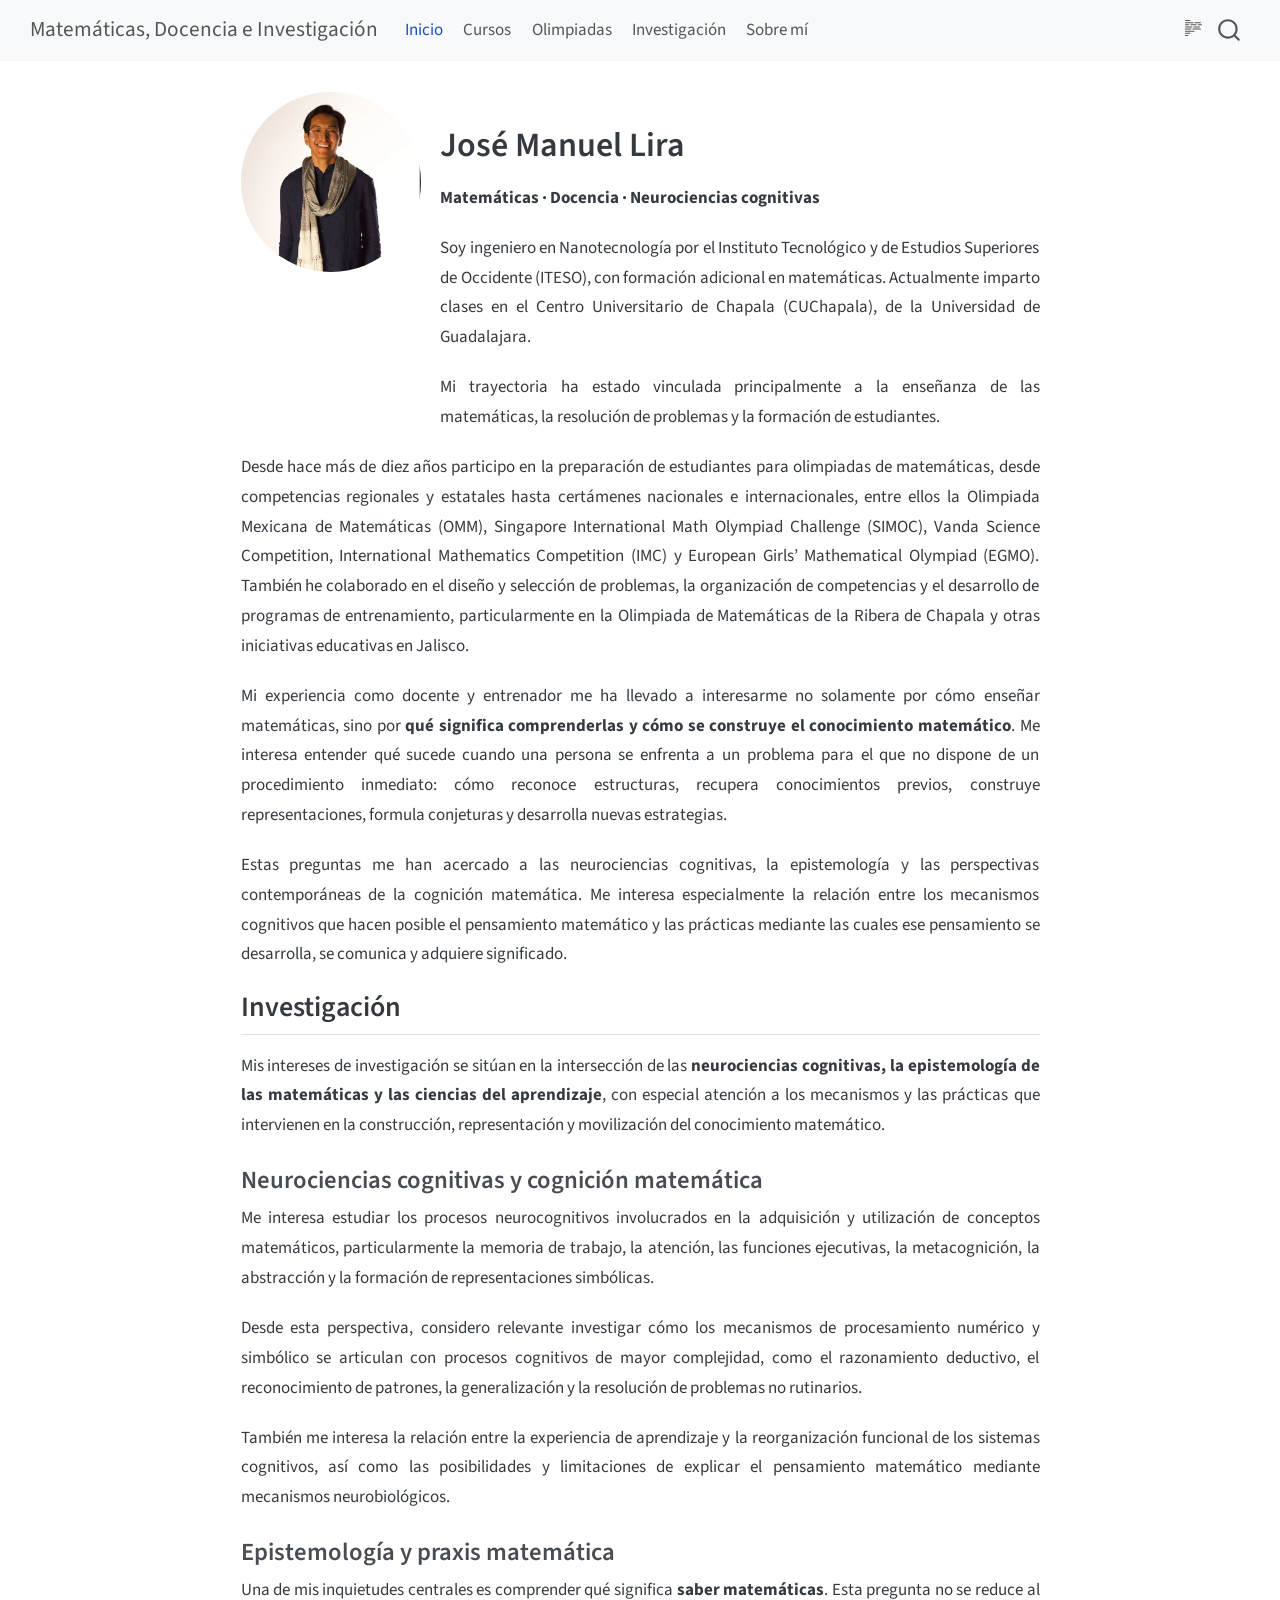
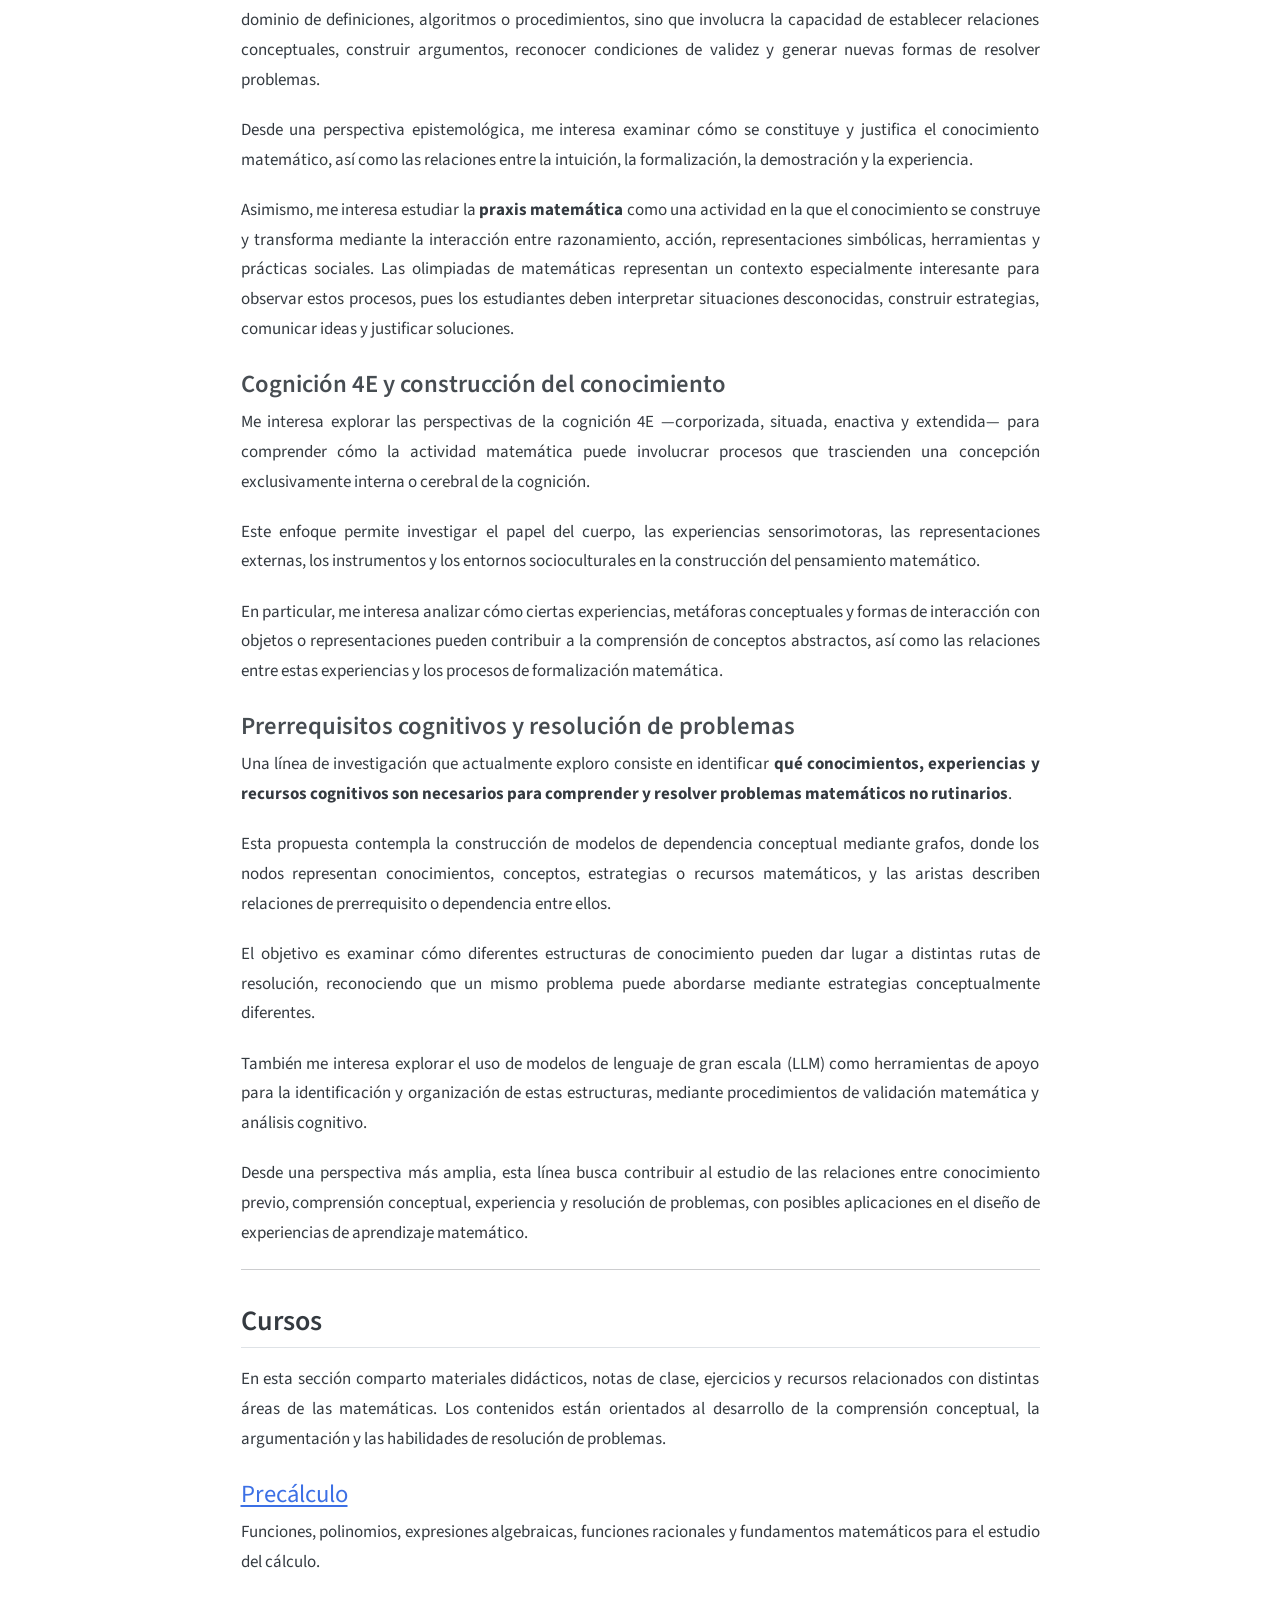
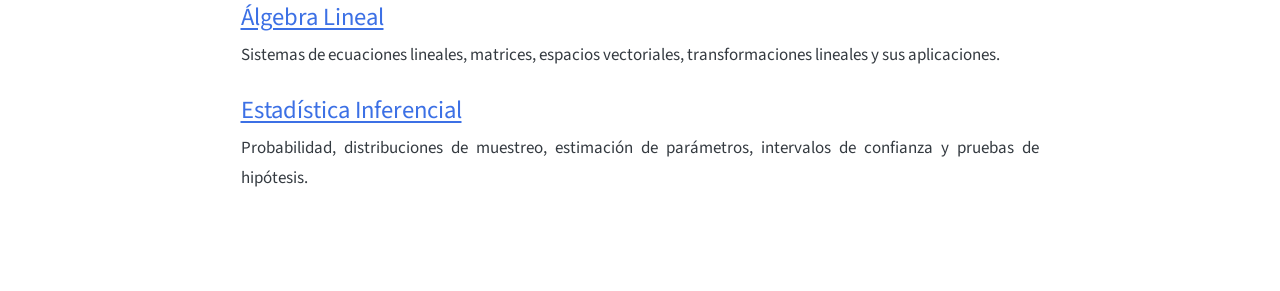
<file: index.html>
<!DOCTYPE html>
<html xmlns="http://www.w3.org/1999/xhtml" lang="en" xml:lang="en"><head>

<meta charset="utf-8">
<meta name="generator" content="quarto-1.11.9">

<meta name="viewport" content="width=device-width, initial-scale=1.0, user-scalable=yes">


<title>Inicio – Matemáticas, Docencia e Investigación</title>
<style>
/* Default styles provided by pandoc.
** See https://pandoc.org/MANUAL.html#variables-for-html for config info.
*/
span.smallcaps{font-variant: small-caps;}
div.columns{display: flex; gap: 1.5em;}
div.column{flex: auto;}
@media screen {
div.columns{gap: min(4vw, 1.5em);}
div.column{overflow-x: auto;}
}
div.hanging-indent{margin-left: 1.5em; text-indent: -1.5em;}
ul.task-list{list-style: none;}
ul.task-list li input[type="checkbox"] {
  width: 0.8em;
  margin: 0 0.8em 0.2em -1em; /* quarto-specific, see https://github.com/quarto-dev/quarto-cli/issues/4556 */ 
  vertical-align: middle;
}
</style>


<script src="site_libs/quarto-nav/quarto-nav.js"></script>
<script src="site_libs/quarto-nav/headroom.min.js"></script>
<script src="site_libs/clipboard/clipboard.min.js"></script>
<script src="site_libs/quarto-search/autocomplete.umd.js"></script>
<script src="site_libs/quarto-search/fuse.min.js"></script>
<script src="site_libs/quarto-search/quarto-search.js"></script>
<meta name="quarto:offset" content="./">
<script src="site_libs/quarto-html/quarto.js" type="module"></script>
<script src="site_libs/quarto-html/tabsets/tabsets.js" type="module"></script>
<script src="site_libs/quarto-html/scrollable-regions/scrollable-regions.js" type="module"></script>
<script src="site_libs/quarto-html/popper.min.js"></script>
<script src="site_libs/quarto-html/tippy.umd.min.js"></script>
<script src="site_libs/quarto-html/anchor.min.js"></script>
<link href="site_libs/quarto-html/tippy.css" rel="stylesheet">
<link href="site_libs/quarto-html/quarto-syntax-highlighting-63b5708e65d6cd79cd7618c58d0c21e7.css" rel="stylesheet" id="quarto-text-highlighting-styles">
<script src="site_libs/bootstrap/bootstrap.min.js"></script>
<link href="site_libs/bootstrap/bootstrap-icons.css" rel="stylesheet">
<link href="site_libs/bootstrap/bootstrap-2d6878a0cbbbb92baba035c51c0899be.min.css" rel="stylesheet" append-hash="true" id="quarto-bootstrap" data-mode="light">
<script id="quarto-search-options" type="application/json">{
  "location": "navbar",
  "copy-button": false,
  "collapse-after": 3,
  "panel-placement": "end",
  "type": "overlay",
  "limit": 50,
  "keyboard-shortcut": [
    "f",
    "/",
    "s"
  ],
  "show-item-context": false,
  "language": {
    "search-no-results-text": "No results",
    "search-matching-documents-text": "matching documents",
    "search-copy-link-title": "Copy link to search",
    "search-hide-matches-text": "Hide additional matches",
    "search-more-match-text": "more match in this document",
    "search-more-matches-text": "more matches in this document",
    "search-clear-button-title": "Clear",
    "search-text-placeholder": "",
    "search-detached-cancel-button-title": "Cancel",
    "search-submit-button-title": "Submit",
    "search-label": "Search"
  }
}</script>
<style>html{ scroll-behavior: smooth; }</style>


<link rel="stylesheet" href="styles.css">
</head>

<body class="nav-fixed fullcontent quarto-light"><a id="quarto-skip-link" class="visually-hidden-focusable" href="#quarto-document-content">Skip to main content</a>

<div id="quarto-search-results"></div>
  <header id="quarto-header" class="headroom fixed-top">
    <nav class="navbar navbar-expand-lg " data-bs-theme="dark" aria-label="Site">
      <div class="navbar-container container-fluid">
      <div class="navbar-brand-container mx-auto">
    <a class="navbar-brand" href="./index.html">
    <span class="navbar-title">Matemáticas, Docencia e Investigación</span>
    </a>
  </div>
          <button class="navbar-toggler" type="button" data-bs-toggle="collapse" data-bs-target="#navbarCollapse" aria-controls="navbarCollapse" aria-expanded="false" aria-label="Toggle navigation" onclick="if (window.quartoToggleHeadroom) { window.quartoToggleHeadroom(); }">
  <span class="navbar-toggler-icon"></span>
</button>
          <div class="collapse navbar-collapse" id="navbarCollapse">
            <ul class="navbar-nav navbar-nav-scroll me-auto">
  <li class="nav-item">
    <a class="nav-link active" href="./index.html" aria-current="page"> 
<span class="menu-text">Inicio</span></a>
  </li>  
  <li class="nav-item">
    <a class="nav-link" href="./cursos.html"> 
<span class="menu-text">Cursos</span></a>
  </li>  
  <li class="nav-item">
    <a class="nav-link" href="./olimpiadas/index.html"> 
<span class="menu-text">Olimpiadas</span></a>
  </li>  
  <li class="nav-item">
    <a class="nav-link" href="./investigacion.html"> 
<span class="menu-text">Investigación</span></a>
  </li>  
  <li class="nav-item">
    <a class="nav-link" href="./about.html"> 
<span class="menu-text">Sobre mí</span></a>
  </li>  
</ul>
          </div> <!-- /navcollapse -->
            <div class="quarto-navbar-tools">
  <a href="" class="quarto-reader-toggle quarto-navigation-tool px-1" onclick="window.quartoToggleReader(); return false;" title="Toggle reader mode">
  <div class="quarto-reader-toggle-btn">
  <i class="bi"></i>
  </div>
</a>
</div>
            <div id="quarto-search" class="" title="Search"></div>
      </div> <!-- /container-fluid -->
    </nav>
</header>
<!-- content -->
<div id="quarto-content" class="quarto-container page-columns page-rows-contents page-layout-article page-navbar">
<!-- sidebar -->
<!-- margin-sidebar -->
    
<!-- main -->
<main class="content" id="quarto-document-content" tabindex="-1">

<header id="title-block-header" class="quarto-title-block default">
<div class="quarto-title">
<h1 class="title">Inicio</h1>
</div>



<div class="quarto-title-meta">

    
  
    
  </div>
  


</header>


<style>
#title-block-header {
  display: none;
}
</style>
<div class="columns profile-header">
<div class="column" style="width:25%;">
<p><img src="images/profile.jpeg" class="rounded-circle img-fluid" width="180"></p>
</div><div class="column" style="width:75%;">
<section id="josé-manuel-lira" class="level1">
<h1>José Manuel Lira</h1>
<p><strong>Matemáticas · Docencia · Neurociencias cognitivas</strong></p>
<p>Soy ingeniero en Nanotecnología por el Instituto Tecnológico y de Estudios Superiores de Occidente (ITESO), con formación adicional en matemáticas. Actualmente imparto clases en el Centro Universitario de Chapala (CUChapala), de la Universidad de Guadalajara.</p>
<p>Mi trayectoria ha estado vinculada principalmente a la enseñanza de las matemáticas, la resolución de problemas y la formación de estudiantes.</p>
</section>
</div>
</div>
<p>Desde hace más de diez años participo en la preparación de estudiantes para olimpiadas de matemáticas, desde competencias regionales y estatales hasta certámenes nacionales e internacionales, entre ellos la Olimpiada Mexicana de Matemáticas (OMM), Singapore International Math Olympiad Challenge (SIMOC), Vanda Science Competition, International Mathematics Competition (IMC) y European Girls’ Mathematical Olympiad (EGMO). También he colaborado en el diseño y selección de problemas, la organización de competencias y el desarrollo de programas de entrenamiento, particularmente en la Olimpiada de Matemáticas de la Ribera de Chapala y otras iniciativas educativas en Jalisco.</p>
<p>Mi experiencia como docente y entrenador me ha llevado a interesarme no solamente por cómo enseñar matemáticas, sino por <strong>qué significa comprenderlas y cómo se construye el conocimiento matemático</strong>. Me interesa entender qué sucede cuando una persona se enfrenta a un problema para el que no dispone de un procedimiento inmediato: cómo reconoce estructuras, recupera conocimientos previos, construye representaciones, formula conjeturas y desarrolla nuevas estrategias.</p>
<p>Estas preguntas me han acercado a las neurociencias cognitivas, la epistemología y las perspectivas contemporáneas de la cognición matemática. Me interesa especialmente la relación entre los mecanismos cognitivos que hacen posible el pensamiento matemático y las prácticas mediante las cuales ese pensamiento se desarrolla, se comunica y adquiere significado.</p>
<section id="investigación" class="level2">
<h2 class="anchored" data-anchor-id="investigación">Investigación</h2>
<p>Mis intereses de investigación se sitúan en la intersección de las <strong>neurociencias cognitivas, la epistemología de las matemáticas y las ciencias del aprendizaje</strong>, con especial atención a los mecanismos y las prácticas que intervienen en la construcción, representación y movilización del conocimiento matemático.</p>
<section id="neurociencias-cognitivas-y-cognición-matemática" class="level3">
<h3 class="anchored" data-anchor-id="neurociencias-cognitivas-y-cognición-matemática">Neurociencias cognitivas y cognición matemática</h3>
<p>Me interesa estudiar los procesos neurocognitivos involucrados en la adquisición y utilización de conceptos matemáticos, particularmente la memoria de trabajo, la atención, las funciones ejecutivas, la metacognición, la abstracción y la formación de representaciones simbólicas.</p>
<p>Desde esta perspectiva, considero relevante investigar cómo los mecanismos de procesamiento numérico y simbólico se articulan con procesos cognitivos de mayor complejidad, como el razonamiento deductivo, el reconocimiento de patrones, la generalización y la resolución de problemas no rutinarios.</p>
<p>También me interesa la relación entre la experiencia de aprendizaje y la reorganización funcional de los sistemas cognitivos, así como las posibilidades y limitaciones de explicar el pensamiento matemático mediante mecanismos neurobiológicos.</p>
</section>
<section id="epistemología-y-praxis-matemática" class="level3">
<h3 class="anchored" data-anchor-id="epistemología-y-praxis-matemática">Epistemología y praxis matemática</h3>
<p>Una de mis inquietudes centrales es comprender qué significa <strong>saber matemáticas</strong>. Esta pregunta no se reduce al dominio de definiciones, algoritmos o procedimientos, sino que involucra la capacidad de establecer relaciones conceptuales, construir argumentos, reconocer condiciones de validez y generar nuevas formas de resolver problemas.</p>
<p>Desde una perspectiva epistemológica, me interesa examinar cómo se constituye y justifica el conocimiento matemático, así como las relaciones entre la intuición, la formalización, la demostración y la experiencia.</p>
<p>Asimismo, me interesa estudiar la <strong>praxis matemática</strong> como una actividad en la que el conocimiento se construye y transforma mediante la interacción entre razonamiento, acción, representaciones simbólicas, herramientas y prácticas sociales. Las olimpiadas de matemáticas representan un contexto especialmente interesante para observar estos procesos, pues los estudiantes deben interpretar situaciones desconocidas, construir estrategias, comunicar ideas y justificar soluciones.</p>
</section>
<section id="cognición-4e-y-construcción-del-conocimiento" class="level3">
<h3 class="anchored" data-anchor-id="cognición-4e-y-construcción-del-conocimiento">Cognición 4E y construcción del conocimiento</h3>
<p>Me interesa explorar las perspectivas de la cognición 4E —corporizada, situada, enactiva y extendida— para comprender cómo la actividad matemática puede involucrar procesos que trascienden una concepción exclusivamente interna o cerebral de la cognición.</p>
<p>Este enfoque permite investigar el papel del cuerpo, las experiencias sensorimotoras, las representaciones externas, los instrumentos y los entornos socioculturales en la construcción del pensamiento matemático.</p>
<p>En particular, me interesa analizar cómo ciertas experiencias, metáforas conceptuales y formas de interacción con objetos o representaciones pueden contribuir a la comprensión de conceptos abstractos, así como las relaciones entre estas experiencias y los procesos de formalización matemática.</p>
</section>
<section id="prerrequisitos-cognitivos-y-resolución-de-problemas" class="level3">
<h3 class="anchored" data-anchor-id="prerrequisitos-cognitivos-y-resolución-de-problemas">Prerrequisitos cognitivos y resolución de problemas</h3>
<p>Una línea de investigación que actualmente exploro consiste en identificar <strong>qué conocimientos, experiencias y recursos cognitivos son necesarios para comprender y resolver problemas matemáticos no rutinarios</strong>.</p>
<p>Esta propuesta contempla la construcción de modelos de dependencia conceptual mediante grafos, donde los nodos representan conocimientos, conceptos, estrategias o recursos matemáticos, y las aristas describen relaciones de prerrequisito o dependencia entre ellos.</p>
<p>El objetivo es examinar cómo diferentes estructuras de conocimiento pueden dar lugar a distintas rutas de resolución, reconociendo que un mismo problema puede abordarse mediante estrategias conceptualmente diferentes.</p>
<p>También me interesa explorar el uso de modelos de lenguaje de gran escala (LLM) como herramientas de apoyo para la identificación y organización de estas estructuras, mediante procedimientos de validación matemática y análisis cognitivo.</p>
<p>Desde una perspectiva más amplia, esta línea busca contribuir al estudio de las relaciones entre conocimiento previo, comprensión conceptual, experiencia y resolución de problemas, con posibles aplicaciones en el diseño de experiencias de aprendizaje matemático.</p>
<hr>
</section>
</section>
<section id="cursos" class="level2">
<h2 class="anchored" data-anchor-id="cursos">Cursos</h2>
<p>En esta sección comparto materiales didácticos, notas de clase, ejercicios y recursos relacionados con distintas áreas de las matemáticas. Los contenidos están orientados al desarrollo de la comprensión conceptual, la argumentación y las habilidades de resolución de problemas.</p>
<section id="precálculo" class="level3">
<h3 class="anchored" data-anchor-id="precálculo"><a href="./cursos.html#precálculo">Precálculo</a></h3>
<p>Funciones, polinomios, expresiones algebraicas, funciones racionales y fundamentos matemáticos para el estudio del cálculo.</p>
</section>
<section id="álgebra-lineal" class="level3">
<h3 class="anchored" data-anchor-id="álgebra-lineal"><a href="./cursos/algebra-lineal/index.html">Álgebra Lineal</a></h3>
<p>Sistemas de ecuaciones lineales, matrices, espacios vectoriales, transformaciones lineales y sus aplicaciones.</p>
</section>
<section id="estadística-inferencial" class="level3">
<h3 class="anchored" data-anchor-id="estadística-inferencial"><a href="./cursos.html#estadística-inferencial">Estadística Inferencial</a></h3>
<p>Probabilidad, distribuciones de muestreo, estimación de parámetros, intervalos de confianza y pruebas de hipótesis.</p>


</section>
</section>

</main> <!-- /main -->
<script id="quarto-html-after-body" type="application/javascript">
  window.document.addEventListener("DOMContentLoaded", function (event) {
    const icon = "";
    const anchorJS = new window.AnchorJS();
    anchorJS.options = {
      placement: 'right',
      icon: icon
    };
    anchorJS.add('.anchored');
    const isCodeAnnotation = (el) => {
      for (const clz of el.classList) {
        if (clz.startsWith('code-annotation-')) {                     
          return true;
        }
      }
      return false;
    }
    const onCopySuccess = function(e) {
      // button target
      const button = e.trigger;
      // don't keep focus
      button.blur();
      // flash "checked"
      button.classList.add('code-copy-button-checked');
      var currentTitle = button.getAttribute("title");
      button.setAttribute("title", "Copied!");
      let tooltip;
      if (window.bootstrap) {
        button.setAttribute("data-bs-toggle", "tooltip");
        button.setAttribute("data-bs-placement", "left");
        button.setAttribute("data-bs-title", "Copied!");
        tooltip = new bootstrap.Tooltip(button, 
          { trigger: "manual", 
            customClass: "code-copy-button-tooltip",
            offset: [0, -8]});
        tooltip.show();    
      }
      setTimeout(function() {
        if (tooltip) {
          tooltip.hide();
          button.removeAttribute("data-bs-title");
          button.removeAttribute("data-bs-toggle");
          button.removeAttribute("data-bs-placement");
        }
        button.setAttribute("title", currentTitle);
        button.classList.remove('code-copy-button-checked');
      }, 1000);
      // clear code selection
      e.clearSelection();
    }
    const getTextToCopy = function(trigger) {
      const outerScaffold = trigger.parentElement.cloneNode(true);
      const codeEl = outerScaffold.querySelector('code');
      for (const childEl of codeEl.children) {
        if (isCodeAnnotation(childEl)) {
          childEl.remove();
        }
      }
      return codeEl.innerText;
    }
    const clipboard = new window.ClipboardJS('.code-copy-button:not([data-in-quarto-modal])', {
      text: getTextToCopy
    });
    clipboard.on('success', onCopySuccess);
    if (window.document.getElementById('quarto-embedded-source-code-modal')) {
      const clipboardModal = new window.ClipboardJS('.code-copy-button[data-in-quarto-modal]', {
        text: getTextToCopy,
        container: window.document.getElementById('quarto-embedded-source-code-modal')
      });
      clipboardModal.on('success', onCopySuccess);
    }
      var localhostRegex = new RegExp(/^(?:http|https):\/\/localhost\:?[0-9]*\//);
      var mailtoRegex = new RegExp(/^mailto:/);
        var filterRegex = new RegExp("https:\/\/j2lyra\.github\.io\/");
      var isInternal = (href) => {
          return filterRegex.test(href) || localhostRegex.test(href) || mailtoRegex.test(href);
      }
      // Inspect non-navigation links and adorn them if external
      window.quartoDecorateExternalLinks = function (root) {
     var links = (root || window.document).querySelectorAll('a[href]:not(.nav-link):not(.navbar-brand):not(.toc-action):not(.sidebar-link):not(.sidebar-item-toggle):not(.pagination-link):not(.no-external):not([aria-hidden]):not(.dropdown-item):not(.quarto-navigation-tool):not(.about-link)');
      for (var i=0; i<links.length; i++) {
        const link = links[i];
        if (!isInternal(link.href)) {
          // undo the damage that might have been done by quarto-nav.js in the case of
          // links that we want to consider external
          if (link.dataset.originalHref !== undefined) {
            link.href = link.dataset.originalHref;
          }
          if (!link.classList.contains('no-external-icon')) {
          }
        }
      }
      };
      window.quartoDecorateExternalLinks(window.document);
    // Esc closes the popup (WCAG 1.4.13) and focus leaving both trigger and
    // popup closes it (WCAG 2.4.11); tippy handles neither for interactive popups.
    const hideOnEscAndFocusOut = {
      name: 'hideOnEscAndFocusOut',
      defaultValue: true,
      fn(instance) {
        const dismiss = () => {
          // A show scheduled by the trigger delay would otherwise reopen it
          instance.clearDelayTimeouts();
          instance.hide();
        };
        const onKeyDown = (event) => {
          if (event.key !== 'Escape') {
            return;
          }
          // Keep Esc from also reaching page handlers (e.g. reveal.js overview),
          // except an open reveal.js slide menu, which Esc should close too.
          // The menu handles keys only when its keyboard option is on.
          const menuHandlesEsc = window.Reveal?.getPlugin?.('menu')?.isOpen() &&
            window.Reveal.getConfig().menu?.keyboard !== false;
          if (!menuHandlesEsc) {
            event.stopPropagation();
          }
          if (instance.popper.contains(window.document.activeElement)) {
            // Disabled while refocusing so the focus trigger does not reopen it
            instance.disable();
            instance.reference.focus();
            instance.enable();
          }
          dismiss();
        };
        const onFocusOut = (event) => {
          const target = event.relatedTarget;
          if (target && !instance.reference.contains(target) &&
              !instance.popper.contains(target)) {
            dismiss();
          }
        };
        // On the trigger too: a click trigger (code-annotations: select) has no
        // blur handling. Attached for the instance's lifetime so leaving the
        // trigger also cancels a show still pending on the trigger delay.
        instance.reference.addEventListener('focusout', onFocusOut);
        return {
          onShow() {
            window.document.addEventListener('keydown', onKeyDown, true);
            instance.popper.addEventListener('focusout', onFocusOut);
          },
          onHide() {
            window.document.removeEventListener('keydown', onKeyDown, true);
            instance.popper.removeEventListener('focusout', onFocusOut);
          },
          onDestroy() {
            instance.reference.removeEventListener('focusout', onFocusOut);
          },
        };
      },
    };
    function tippyHover(el, contentFn, onTriggerFn, onUntriggerFn) {
      const config = {
        allowHTML: true,
        maxWidth: 500,
        delay: 100,
        arrow: false,
        appendTo: function(el) {
            return el.parentElement;
        },
        interactive: true,
        interactiveBorder: 10,
        theme: 'quarto',
        placement: 'bottom-start',
        plugins: [hideOnEscAndFocusOut],
      };
      if (contentFn) {
        config.content = contentFn;
      }
      if (onTriggerFn) {
        config.onTrigger = onTriggerFn;
      }
      if (onUntriggerFn) {
        config.onUntrigger = onUntriggerFn;
      }
      window.tippy(el, config); 
    }
    const noterefs = window.document.querySelectorAll('a[role="doc-noteref"]');
    for (var i=0; i<noterefs.length; i++) {
      const ref = noterefs[i];
      tippyHover(ref, function() {
        // use id or data attribute instead here
        let href = ref.getAttribute('data-footnote-href') || ref.getAttribute('href');
        try { href = new URL(href).hash; } catch {}
        const id = href.replace(/^#\/?/, "");
        const note = window.document.getElementById(id);
        if (note) {
          return note.innerHTML;
        } else {
          return "";
        }
      });
    }
    const xrefs = window.document.querySelectorAll('a.quarto-xref');
    const processXRef = (id, note) => {
      // Strip column container classes
      const stripColumnClz = (el) => {
        el.classList.remove("page-full", "page-columns");
        if (el.children) {
          for (const child of el.children) {
            stripColumnClz(child);
          }
        }
      }
      stripColumnClz(note)
      if (id === null || id.startsWith('sec-')) {
        // Special case sections, only their first couple elements
        const container = document.createElement("div");
        if (note.children && note.children.length > 2) {
          container.appendChild(note.children[0].cloneNode(true));
          for (let i = 1; i < note.children.length; i++) {
            const child = note.children[i];
            if (child.tagName === "P" && child.innerText === "") {
              continue;
            } else {
              container.appendChild(child.cloneNode(true));
              break;
            }
          }
          if (window.Quarto?.typesetMath) {
            window.Quarto.typesetMath(container);
          }
          return container.innerHTML
        } else {
          if (window.Quarto?.typesetMath) {
            window.Quarto.typesetMath(note);
          }
          return note.innerHTML;
        }
      } else {
        // Remove any anchor links if they are present
        const anchorLink = note.querySelector('a.anchorjs-link');
        if (anchorLink) {
          anchorLink.remove();
        }
        if (window.Quarto?.typesetMath) {
          window.Quarto.typesetMath(note);
        }
        if (note.classList.contains("callout")) {
          return note.outerHTML;
        } else {
          return note.innerHTML;
        }
      }
    }
    for (var i=0; i<xrefs.length; i++) {
      const xref = xrefs[i];
      tippyHover(xref, undefined, function(instance) {
        instance.disable();
        let url = xref.getAttribute('href');
        let hash = undefined; 
        if (url.startsWith('#')) {
          hash = url;
        } else {
          try { hash = new URL(url).hash; } catch {}
        }
        if (hash) {
          const id = hash.replace(/^#\/?/, "");
          const note = window.document.getElementById(id);
          if (note !== null) {
            try {
              const html = processXRef(id, note.cloneNode(true));
              instance.setContent(html);
            } finally {
              instance.enable();
              instance.show();
            }
          } else {
            // See if we can fetch this
            fetch(url.split('#')[0])
            .then(res => res.text())
            .then(html => {
              const parser = new DOMParser();
              const htmlDoc = parser.parseFromString(html, "text/html");
              const note = htmlDoc.getElementById(id);
              if (note !== null) {
                const html = processXRef(id, note);
                instance.setContent(html);
              } 
            }).finally(() => {
              instance.enable();
              instance.show();
            });
          }
        } else {
          // See if we can fetch a full url (with no hash to target)
          // This is a special case and we should probably do some content thinning / targeting
          fetch(url)
          .then(res => res.text())
          .then(html => {
            const parser = new DOMParser();
            const htmlDoc = parser.parseFromString(html, "text/html");
            const note = htmlDoc.querySelector('main.content');
            if (note !== null) {
              // This should only happen for chapter cross references
              // (since there is no id in the URL)
              // remove the first header
              if (note.children.length > 0 && note.children[0].tagName === "HEADER") {
                note.children[0].remove();
              }
              const html = processXRef(null, note);
              instance.setContent(html);
            } 
          }).finally(() => {
            instance.enable();
            instance.show();
          });
        }
      }, function(instance) {
      });
    }
        let selectedAnnoteEl;
        const selectorForAnnotation = ( cell, annotation) => {
          let cellAttr = 'data-code-cell="' + cell + '"';
          let lineAttr = 'data-code-annotation="' +  annotation + '"';
          const selector = 'span[' + cellAttr + '][' + lineAttr + ']';
          return selector;
        }
        const selectCodeLines = (annoteEl) => {
          const doc = window.document;
          const targetCell = annoteEl.getAttribute("data-target-cell");
          const targetAnnotation = annoteEl.getAttribute("data-target-annotation");
          const annoteSpan = window.document.querySelector(selectorForAnnotation(targetCell, targetAnnotation));
          const lines = annoteSpan.getAttribute("data-code-lines").split(",");
          const lineIds = lines.map((line) => {
            return targetCell + "-" + line;
          })
          // Each band is positioned against its own containing block, which is
          // not the offsetParent of the lines, so place it from client rects.
          const placeBand = (band, firstEl, lastEl, codeBlock) => {
            const container = band.offsetParent;
            if (container === null) {
              return;
            }
            const containerRect = container.getBoundingClientRect();
            // Reveal.js scales slides with a transform, so convert client
            // pixels back to the CSS pixels of the container.
            const scale = containerRect.height / container.offsetHeight || 1;
            const firstRect = firstEl.getBoundingClientRect();
            const lastRect = lastEl.getBoundingClientRect();
            const top = (firstRect.top - containerRect.top) / scale - container.clientTop + container.scrollTop;
            const height = (lastRect.bottom - firstRect.top) / scale;
            band.style.top = top - 2 + "px";
            band.style.height = height + 4 + "px";
            if (codeBlock) {
              // Without the copy button wrapper, the containing block is wider
              // than the code block, so span the code block explicitly.
              const blockRect = codeBlock.getBoundingClientRect();
              band.style.left = (blockRect.left - containerRect.left) / scale - container.clientLeft + container.scrollLeft + "px";
              band.style.width = blockRect.width / scale + "px";
            }
          };
          if (lineIds.length > 0) {
            const el = window.document.getElementById(lineIds[0]);
            const lastEl = window.document.getElementById(lineIds[lineIds.length - 1]);
            const parent = el.parentElement.parentElement;
            // cook up a div (if necessary) and position it
            let div = window.document.getElementById("code-annotation-line-highlight");
            if (div === null) {
              div = window.document.createElement("div");
              div.setAttribute("id", "code-annotation-line-highlight");
              div.style.position = 'absolute';
              parent.appendChild(div);
            }
            placeBand(div, el, lastEl, parent.closest("div.sourceCode") || parent);
            let gutterDiv = window.document.getElementById("code-annotation-line-highlight-gutter");
            if (gutterDiv === null) {
              gutterDiv = window.document.createElement("div");
              gutterDiv.setAttribute("id", "code-annotation-line-highlight-gutter");
              gutterDiv.style.position = 'absolute';
              const codeCell = window.document.getElementById(targetCell);
              const gutter = codeCell.querySelector('.code-annotation-gutter');
              gutter.appendChild(gutterDiv);
            }
            placeBand(gutterDiv, el, lastEl);
            selectedAnnoteEl = annoteEl;
          }
        };
        const unselectCodeLines = () => {
          const elementsIds = ["code-annotation-line-highlight", "code-annotation-line-highlight-gutter"];
          elementsIds.forEach((elId) => {
            const div = window.document.getElementById(elId);
            if (div) {
              div.remove();
            }
          });
          selectedAnnoteEl = undefined;
        };
          // Handle positioning of the toggle
      window.addEventListener(
        "resize",
        throttle(() => {
          elRect = undefined;
          if (selectedAnnoteEl) {
            selectCodeLines(selectedAnnoteEl);
          }
        }, 10)
      );
      function throttle(fn, ms) {
      let throttle = false;
      let timer;
        return (...args) => {
          if(!throttle) { // first call gets through
              fn.apply(this, args);
              throttle = true;
          } else { // all the others get throttled
              if(timer) clearTimeout(timer); // cancel #2
              timer = setTimeout(() => {
                fn.apply(this, args);
                timer = throttle = false;
              }, ms);
          }
        };
      }
        // Attach click handler to the DT
        const annoteDls = window.document.querySelectorAll('dt[data-target-cell]');
        for (const annoteDlNode of annoteDls) {
          annoteDlNode.addEventListener('click', (event) => {
            const clickedEl = event.target;
            if (clickedEl !== selectedAnnoteEl) {
              unselectCodeLines();
              const activeEl = window.document.querySelector('dt[data-target-cell].code-annotation-active');
              if (activeEl) {
                activeEl.classList.remove('code-annotation-active');
              }
              selectCodeLines(clickedEl);
              clickedEl.classList.add('code-annotation-active');
            } else {
              // Unselect the line
              unselectCodeLines();
              clickedEl.classList.remove('code-annotation-active');
            }
          });
        }
    const findCites = (el) => {
      const parentEl = el.parentElement;
      if (parentEl) {
        const cites = parentEl.dataset.cites;
        if (cites) {
          return {
            el,
            cites: cites.split(' ')
          };
        } else {
          return findCites(el.parentElement)
        }
      } else {
        return undefined;
      }
    };
    var bibliorefs = window.document.querySelectorAll('a[role="doc-biblioref"]');
    for (var i=0; i<bibliorefs.length; i++) {
      const ref = bibliorefs[i];
      const citeInfo = findCites(ref);
      if (citeInfo) {
        tippyHover(citeInfo.el, function() {
          var popup = window.document.createElement('div');
          citeInfo.cites.forEach(function(cite) {
            var citeDiv = window.document.createElement('div');
            citeDiv.classList.add('hanging-indent');
            citeDiv.classList.add('csl-entry');
            var biblioDiv = window.document.getElementById('ref-' + cite);
            if (biblioDiv) {
              citeDiv.innerHTML = biblioDiv.innerHTML;
            }
            popup.appendChild(citeDiv);
          });
          return popup.innerHTML;
        });
      }
    }
  });
  </script>
  <script type="application/javascript">
  window.quartoScrollableRegionsLabels = {"code":"Scrollable code","output":"Scrollable output"};
  </script>
</div> <!-- /content -->




<script src="site_libs/quarto-html/zenscroll-min.js"></script>
</body></html>
</file>
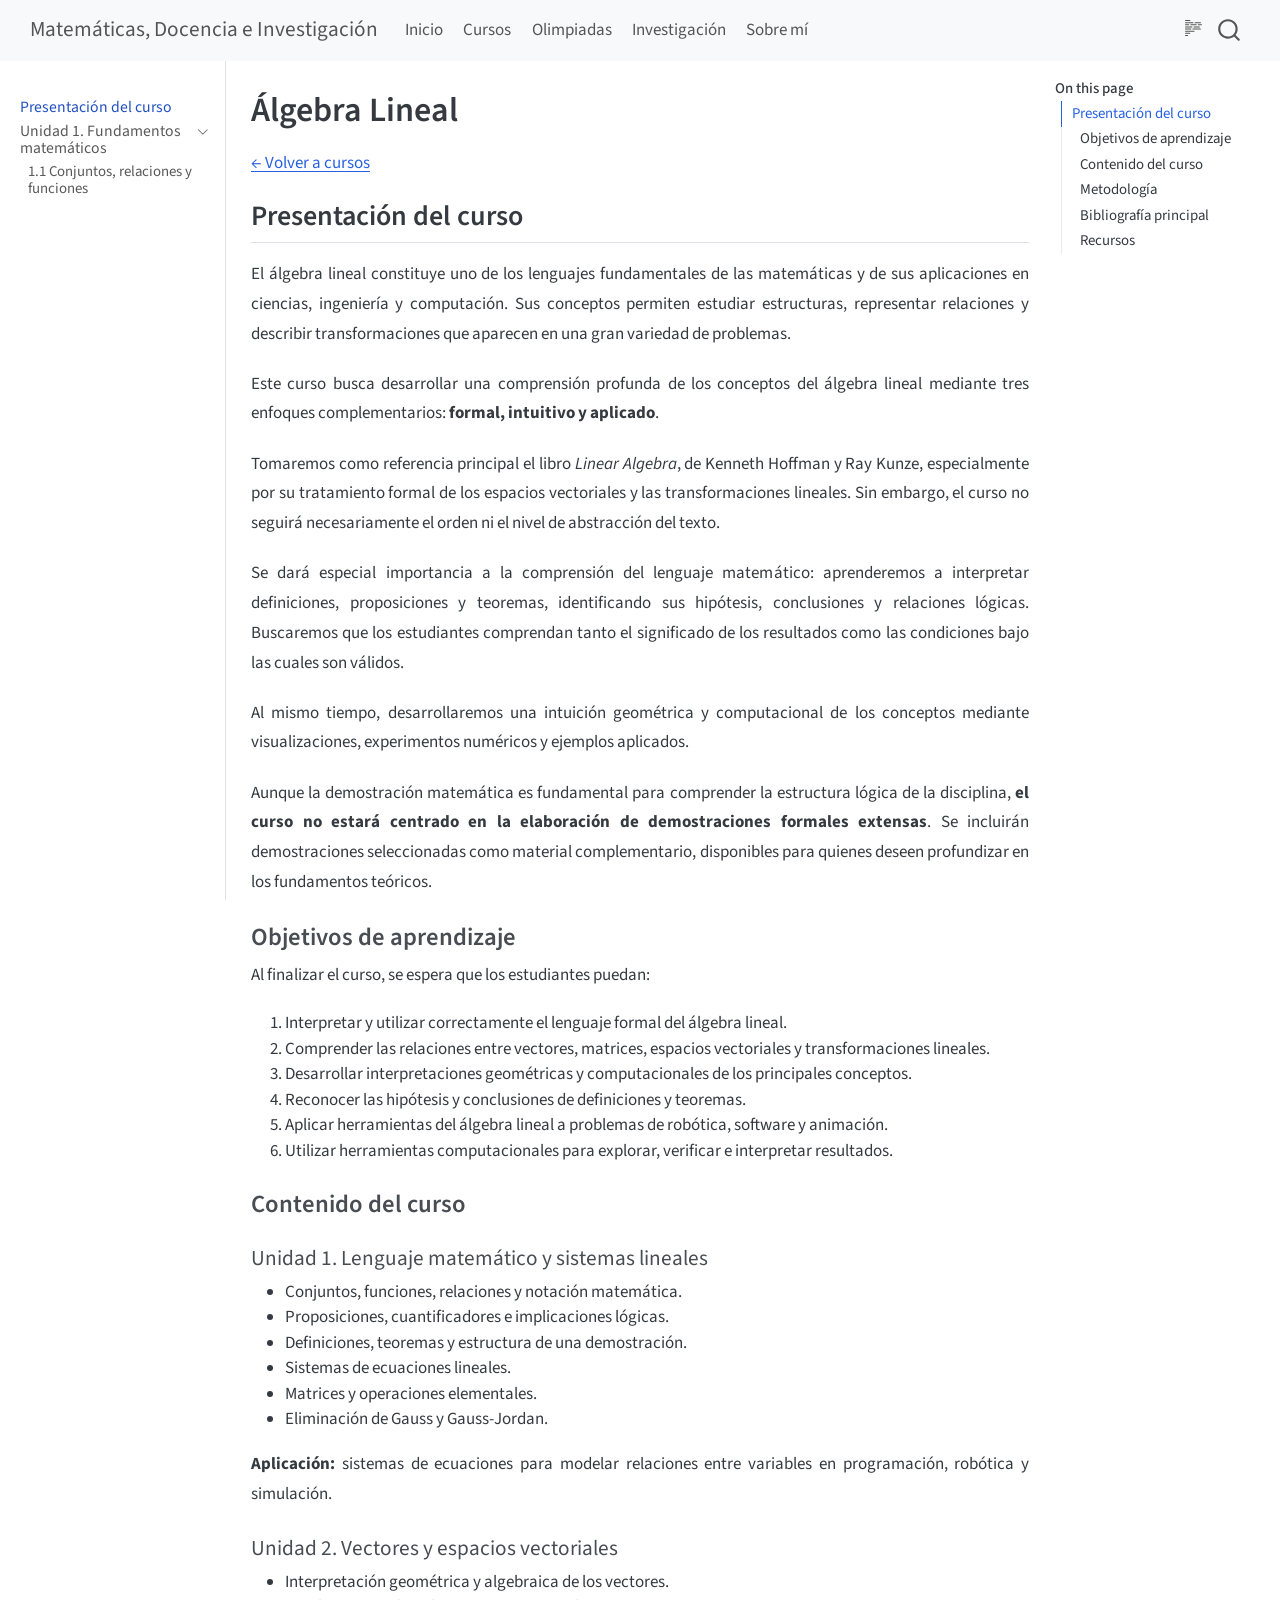
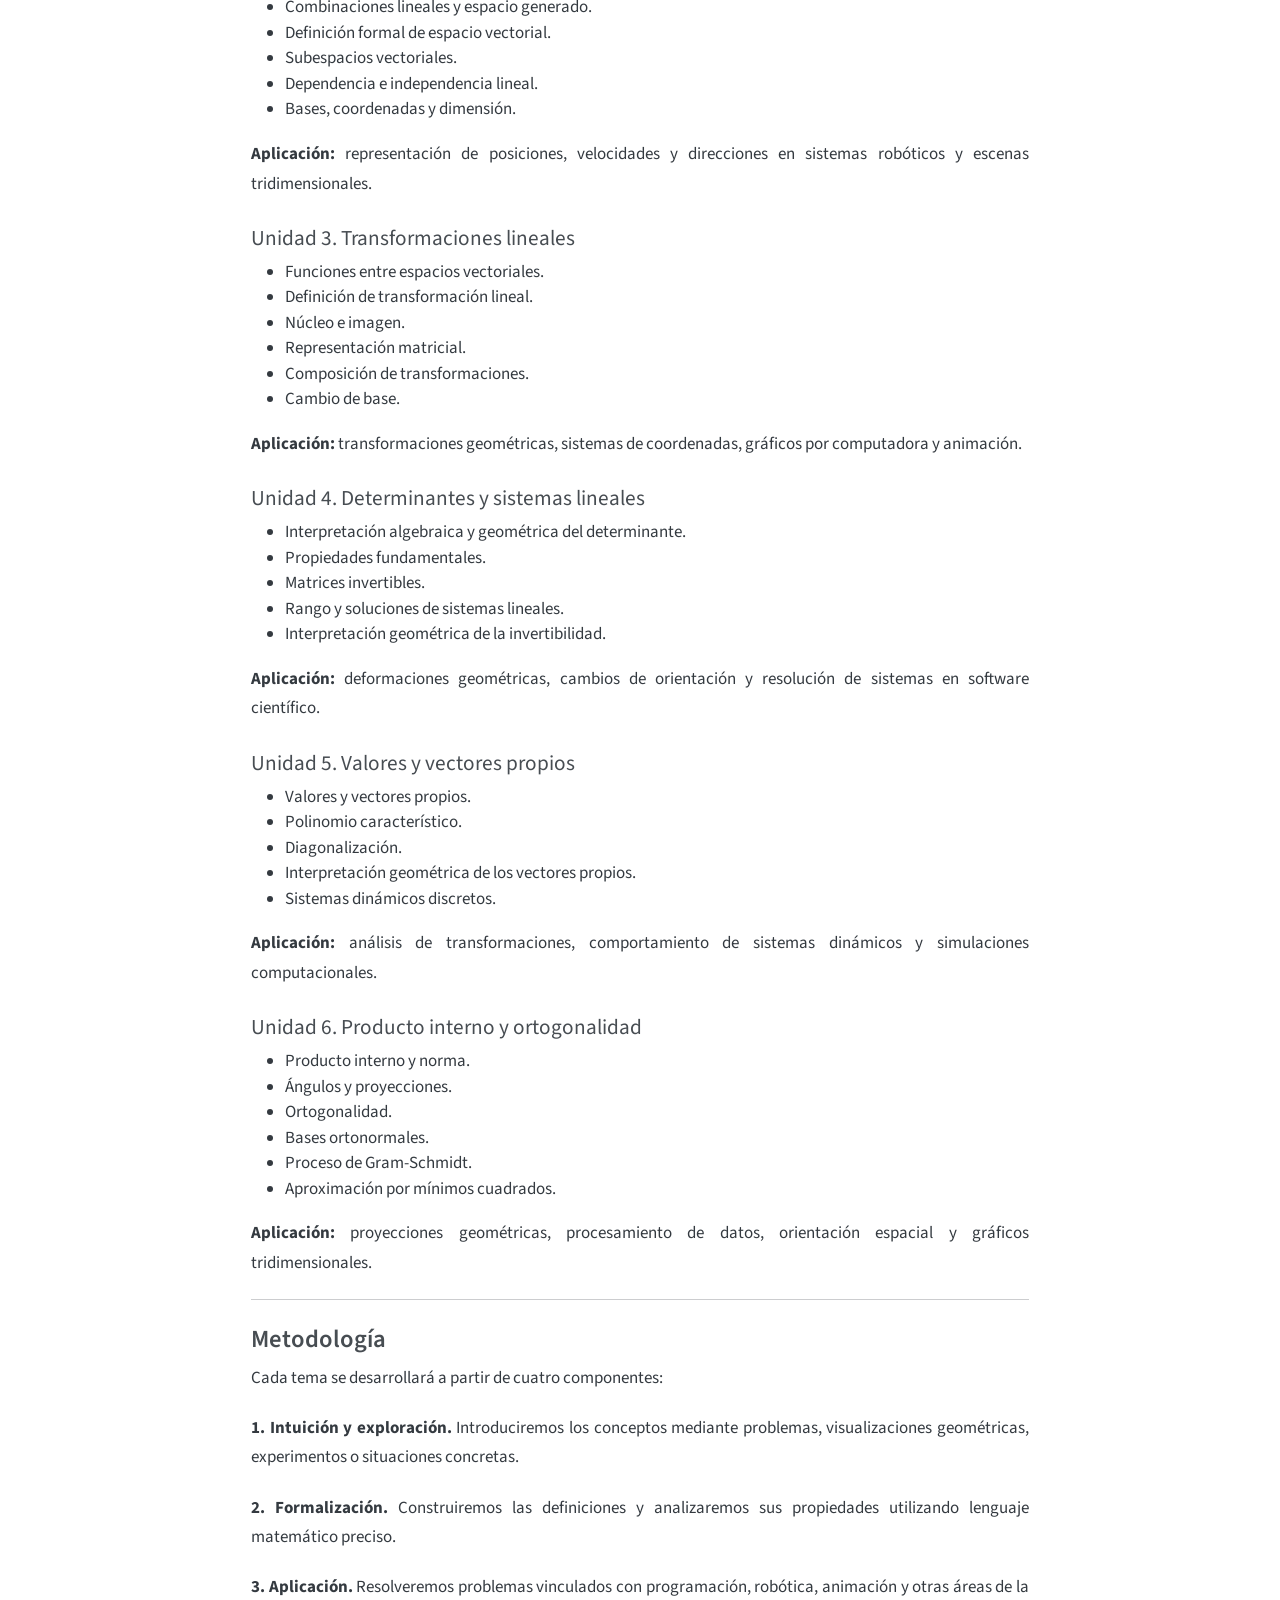
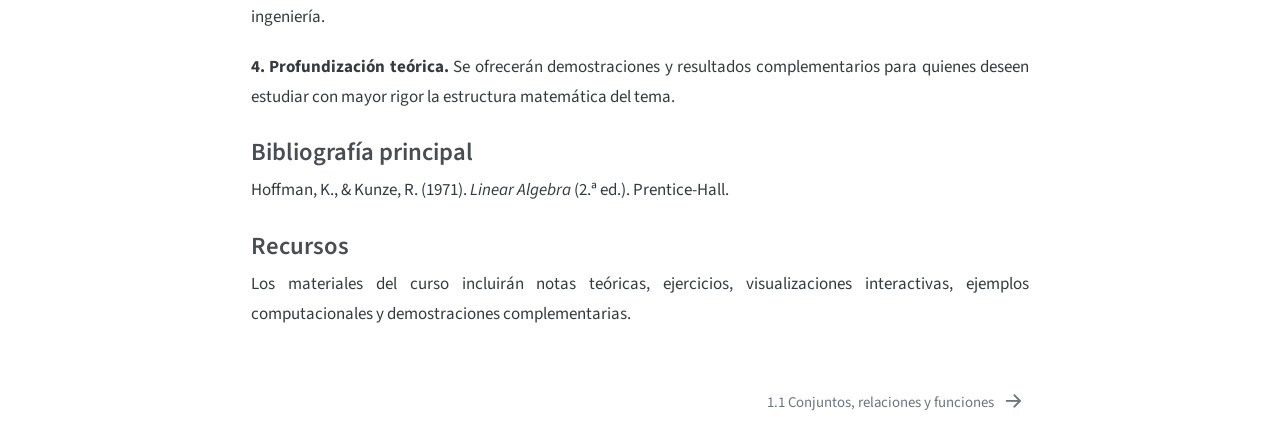
<file: cursos/algebra-lineal/index.html>
<!DOCTYPE html>
<html xmlns="http://www.w3.org/1999/xhtml" lang="en" xml:lang="en"><head>

<meta charset="utf-8">
<meta name="generator" content="quarto-1.11.9">

<meta name="viewport" content="width=device-width, initial-scale=1.0, user-scalable=yes">


<title>Álgebra Lineal – Matemáticas, Docencia e Investigación</title>
<style>
/* Default styles provided by pandoc.
** See https://pandoc.org/MANUAL.html#variables-for-html for config info.
*/
span.smallcaps{font-variant: small-caps;}
div.columns{display: flex; gap: 1.5em;}
div.column{flex: auto;}
@media screen {
div.columns{gap: min(4vw, 1.5em);}
div.column{overflow-x: auto;}
}
div.hanging-indent{margin-left: 1.5em; text-indent: -1.5em;}
ul.task-list{list-style: none;}
ul.task-list li input[type="checkbox"] {
  width: 0.8em;
  margin: 0 0.8em 0.2em -1em; /* quarto-specific, see https://github.com/quarto-dev/quarto-cli/issues/4556 */ 
  vertical-align: middle;
}
</style>


<script src="../../site_libs/quarto-nav/quarto-nav.js"></script>
<script src="../../site_libs/quarto-nav/headroom.min.js"></script>
<script src="../../site_libs/clipboard/clipboard.min.js"></script>
<script src="../../site_libs/quarto-search/autocomplete.umd.js"></script>
<script src="../../site_libs/quarto-search/fuse.min.js"></script>
<script src="../../site_libs/quarto-search/quarto-search.js"></script>
<meta name="quarto:offset" content="../../">
<link href="../../cursos/algebra-lineal/01-lenguaje.html" rel="next">
<script src="../../site_libs/quarto-html/quarto.js" type="module"></script>
<script src="../../site_libs/quarto-html/tabsets/tabsets.js" type="module"></script>
<script src="../../site_libs/quarto-html/scrollable-regions/scrollable-regions.js" type="module"></script>
<script src="../../site_libs/quarto-html/popper.min.js"></script>
<script src="../../site_libs/quarto-html/tippy.umd.min.js"></script>
<script src="../../site_libs/quarto-html/anchor.min.js"></script>
<link href="../../site_libs/quarto-html/tippy.css" rel="stylesheet">
<link href="../../site_libs/quarto-html/quarto-syntax-highlighting-63b5708e65d6cd79cd7618c58d0c21e7.css" rel="stylesheet" id="quarto-text-highlighting-styles">
<script src="../../site_libs/bootstrap/bootstrap.min.js"></script>
<link href="../../site_libs/bootstrap/bootstrap-icons.css" rel="stylesheet">
<link href="../../site_libs/bootstrap/bootstrap-2d6878a0cbbbb92baba035c51c0899be.min.css" rel="stylesheet" append-hash="true" id="quarto-bootstrap" data-mode="light">
<script id="quarto-search-options" type="application/json">{
  "location": "navbar",
  "copy-button": false,
  "collapse-after": 3,
  "panel-placement": "end",
  "type": "overlay",
  "limit": 50,
  "keyboard-shortcut": [
    "f",
    "/",
    "s"
  ],
  "show-item-context": false,
  "language": {
    "search-no-results-text": "No results",
    "search-matching-documents-text": "matching documents",
    "search-copy-link-title": "Copy link to search",
    "search-hide-matches-text": "Hide additional matches",
    "search-more-match-text": "more match in this document",
    "search-more-matches-text": "more matches in this document",
    "search-clear-button-title": "Clear",
    "search-text-placeholder": "",
    "search-detached-cancel-button-title": "Cancel",
    "search-submit-button-title": "Submit",
    "search-label": "Search"
  }
}</script>
<style>html{ scroll-behavior: smooth; }</style>


<link rel="stylesheet" href="../../styles.css">
</head>

<body class="nav-sidebar docked nav-fixed quarto-light"><a id="quarto-skip-link" class="visually-hidden-focusable" href="#quarto-document-content">Skip to main content</a>

<div id="quarto-search-results"></div>
  <header id="quarto-header" class="headroom fixed-top">
    <nav class="navbar navbar-expand-lg " data-bs-theme="dark" aria-label="Site">
      <div class="navbar-container container-fluid">
      <div class="navbar-brand-container mx-auto">
    <a class="navbar-brand" href="../../index.html">
    <span class="navbar-title">Matemáticas, Docencia e Investigación</span>
    </a>
  </div>
          <button class="navbar-toggler" type="button" data-bs-toggle="collapse" data-bs-target="#navbarCollapse" aria-controls="navbarCollapse" aria-expanded="false" aria-label="Toggle navigation" onclick="if (window.quartoToggleHeadroom) { window.quartoToggleHeadroom(); }">
  <span class="navbar-toggler-icon"></span>
</button>
          <div class="collapse navbar-collapse" id="navbarCollapse">
            <ul class="navbar-nav navbar-nav-scroll me-auto">
  <li class="nav-item">
    <a class="nav-link" href="../../index.html"> 
<span class="menu-text">Inicio</span></a>
  </li>  
  <li class="nav-item">
    <a class="nav-link" href="../../cursos.html"> 
<span class="menu-text">Cursos</span></a>
  </li>  
  <li class="nav-item">
    <a class="nav-link" href="../../olimpiadas/index.html"> 
<span class="menu-text">Olimpiadas</span></a>
  </li>  
  <li class="nav-item">
    <a class="nav-link" href="../../investigacion.html"> 
<span class="menu-text">Investigación</span></a>
  </li>  
  <li class="nav-item">
    <a class="nav-link" href="../../about.html"> 
<span class="menu-text">Sobre mí</span></a>
  </li>  
</ul>
          </div> <!-- /navcollapse -->
            <div class="quarto-navbar-tools">
  <a href="" class="quarto-reader-toggle quarto-navigation-tool px-1" onclick="window.quartoToggleReader(); return false;" title="Toggle reader mode">
  <div class="quarto-reader-toggle-btn">
  <i class="bi"></i>
  </div>
</a>
</div>
            <div id="quarto-search" class="" title="Search"></div>
      </div> <!-- /container-fluid -->
    </nav>
  <nav class="quarto-secondary-nav" aria-label="Toolbar">
    <div class="container-fluid d-flex">
      <button type="button" class="quarto-btn-toggle btn" data-bs-toggle="collapse" role="button" data-bs-target=".quarto-sidebar-collapse-item" aria-controls="quarto-sidebar" aria-expanded="false" aria-label="Toggle sidebar navigation" onclick="if (window.quartoToggleHeadroom) { window.quartoToggleHeadroom(); }">
        <i class="bi bi-layout-text-sidebar-reverse"></i>
      </button>
        <nav class="quarto-page-breadcrumbs" aria-label="Breadcrumbs"><ol class="breadcrumb"><li class="breadcrumb-item"><a href="../../cursos/algebra-lineal/index.html">Presentación del curso</a></li></ol></nav>
        <a class="flex-grow-1" data-bs-toggle="collapse" data-bs-target=".quarto-sidebar-collapse-item" onclick="if (window.quartoToggleHeadroom) { window.quartoToggleHeadroom(); }">      
        </a>
    </div>
  </nav>
</header>
<!-- content -->
<div id="quarto-content" class="quarto-container page-columns page-rows-contents page-layout-article page-navbar">
<!-- sidebar -->
  <nav id="quarto-sidebar" class="sidebar collapse collapse-horizontal quarto-sidebar-collapse-item sidebar-navigation docked overflow-auto" aria-label="Section">
    <div class="sidebar-menu-container"> 
    <ul class="list-unstyled mt-1">
        <li class="sidebar-item">
  <div class="sidebar-item-container"> 
  <a href="../../cursos/algebra-lineal/index.html" class="sidebar-item-text sidebar-link active">
 <span class="menu-text">Presentación del curso</span></a>
  </div>
</li>
        <li class="sidebar-item sidebar-item-section">
      <div class="sidebar-item-container"> 
            <button type="button" class="sidebar-item-text sidebar-item-toggle sidebar-link text-start" data-bs-toggle="collapse" data-bs-target="#quarto-sidebar-section-1" aria-controls="quarto-sidebar-section-1" aria-expanded="true">
 <span class="menu-text" id="quarto-sidebar-section-1-label">Unidad 1. Fundamentos matemáticos</span><i class="bi bi-chevron-right" aria-hidden="true"></i></button>
      </div>
      <ul id="quarto-sidebar-section-1" aria-labelledby="quarto-sidebar-section-1-label" class="collapse list-unstyled sidebar-section depth1 show">  
          <li class="sidebar-item">
  <div class="sidebar-item-container"> 
  <a href="../../cursos/algebra-lineal/01-lenguaje.html" class="sidebar-item-text sidebar-link">
 <span class="menu-text">1.1 Conjuntos, relaciones y funciones</span></a>
  </div>
</li>
      </ul>
  </li>
    </ul>
    </div>
</nav>
<div id="quarto-sidebar-glass" class="quarto-sidebar-collapse-item" data-bs-toggle="collapse" data-bs-target=".quarto-sidebar-collapse-item"></div>
<!-- margin-sidebar -->
    <div id="quarto-margin-sidebar" class="sidebar margin-sidebar">
        <nav id="TOC" role="doc-toc" aria-labelledby="toc-title" class="toc-active">
    <h2 id="toc-title">On this page</h2>
   
  <ul>
  <li><a href="#presentación-del-curso" id="toc-presentación-del-curso" class="nav-link active" data-scroll-target="#presentación-del-curso">Presentación del curso</a>
  <ul class="collapse">
  <li><a href="#objetivos-de-aprendizaje" id="toc-objetivos-de-aprendizaje" class="nav-link" data-scroll-target="#objetivos-de-aprendizaje">Objetivos de aprendizaje</a></li>
  <li><a href="#contenido-del-curso" id="toc-contenido-del-curso" class="nav-link" data-scroll-target="#contenido-del-curso">Contenido del curso</a></li>
  <li><a href="#metodología" id="toc-metodología" class="nav-link" data-scroll-target="#metodología">Metodología</a></li>
  <li><a href="#bibliografía-principal" id="toc-bibliografía-principal" class="nav-link" data-scroll-target="#bibliografía-principal">Bibliografía principal</a></li>
  <li><a href="#recursos" id="toc-recursos" class="nav-link" data-scroll-target="#recursos">Recursos</a></li>
  </ul></li>
  </ul>
</nav>
    </div>
<!-- main -->
<main class="content" id="quarto-document-content" tabindex="-1">

<header id="title-block-header" class="quarto-title-block default">
<div class="quarto-title">
<h1 class="title">Álgebra Lineal</h1>
</div>



<div class="quarto-title-meta">

    
  
    
  </div>
  


</header>


<p><a href="../../cursos.html">← Volver a cursos</a></p>
<section id="presentación-del-curso" class="level2">
<h2 class="anchored" data-anchor-id="presentación-del-curso">Presentación del curso</h2>
<p>El álgebra lineal constituye uno de los lenguajes fundamentales de las matemáticas y de sus aplicaciones en ciencias, ingeniería y computación. Sus conceptos permiten estudiar estructuras, representar relaciones y describir transformaciones que aparecen en una gran variedad de problemas.</p>
<p>Este curso busca desarrollar una comprensión profunda de los conceptos del álgebra lineal mediante tres enfoques complementarios: <strong>formal, intuitivo y aplicado</strong>.</p>
<p>Tomaremos como referencia principal el libro <em>Linear Algebra</em>, de Kenneth Hoffman y Ray Kunze, especialmente por su tratamiento formal de los espacios vectoriales y las transformaciones lineales. Sin embargo, el curso no seguirá necesariamente el orden ni el nivel de abstracción del texto.</p>
<p>Se dará especial importancia a la comprensión del lenguaje matemático: aprenderemos a interpretar definiciones, proposiciones y teoremas, identificando sus hipótesis, conclusiones y relaciones lógicas. Buscaremos que los estudiantes comprendan tanto el significado de los resultados como las condiciones bajo las cuales son válidos.</p>
<p>Al mismo tiempo, desarrollaremos una intuición geométrica y computacional de los conceptos mediante visualizaciones, experimentos numéricos y ejemplos aplicados.</p>
<p>Aunque la demostración matemática es fundamental para comprender la estructura lógica de la disciplina, <strong>el curso no estará centrado en la elaboración de demostraciones formales extensas</strong>. Se incluirán demostraciones seleccionadas como material complementario, disponibles para quienes deseen profundizar en los fundamentos teóricos.</p>
<section id="objetivos-de-aprendizaje" class="level3">
<h3 class="anchored" data-anchor-id="objetivos-de-aprendizaje">Objetivos de aprendizaje</h3>
<p>Al finalizar el curso, se espera que los estudiantes puedan:</p>
<ol type="1">
<li>Interpretar y utilizar correctamente el lenguaje formal del álgebra lineal.</li>
<li>Comprender las relaciones entre vectores, matrices, espacios vectoriales y transformaciones lineales.</li>
<li>Desarrollar interpretaciones geométricas y computacionales de los principales conceptos.</li>
<li>Reconocer las hipótesis y conclusiones de definiciones y teoremas.</li>
<li>Aplicar herramientas del álgebra lineal a problemas de robótica, software y animación.</li>
<li>Utilizar herramientas computacionales para explorar, verificar e interpretar resultados.</li>
</ol>
</section>
<section id="contenido-del-curso" class="level3">
<h3 class="anchored" data-anchor-id="contenido-del-curso">Contenido del curso</h3>
<section id="unidad-1.-lenguaje-matemático-y-sistemas-lineales" class="level4">
<h4 class="anchored" data-anchor-id="unidad-1.-lenguaje-matemático-y-sistemas-lineales">Unidad 1. Lenguaje matemático y sistemas lineales</h4>
<ul>
<li>Conjuntos, funciones, relaciones y notación matemática.</li>
<li>Proposiciones, cuantificadores e implicaciones lógicas.</li>
<li>Definiciones, teoremas y estructura de una demostración.</li>
<li>Sistemas de ecuaciones lineales.</li>
<li>Matrices y operaciones elementales.</li>
<li>Eliminación de Gauss y Gauss-Jordan.</li>
</ul>
<p><strong>Aplicación:</strong> sistemas de ecuaciones para modelar relaciones entre variables en programación, robótica y simulación.</p>
</section>
<section id="unidad-2.-vectores-y-espacios-vectoriales" class="level4">
<h4 class="anchored" data-anchor-id="unidad-2.-vectores-y-espacios-vectoriales">Unidad 2. Vectores y espacios vectoriales</h4>
<ul>
<li>Interpretación geométrica y algebraica de los vectores.</li>
<li>Combinaciones lineales y espacio generado.</li>
<li>Definición formal de espacio vectorial.</li>
<li>Subespacios vectoriales.</li>
<li>Dependencia e independencia lineal.</li>
<li>Bases, coordenadas y dimensión.</li>
</ul>
<p><strong>Aplicación:</strong> representación de posiciones, velocidades y direcciones en sistemas robóticos y escenas tridimensionales.</p>
</section>
<section id="unidad-3.-transformaciones-lineales" class="level4">
<h4 class="anchored" data-anchor-id="unidad-3.-transformaciones-lineales">Unidad 3. Transformaciones lineales</h4>
<ul>
<li>Funciones entre espacios vectoriales.</li>
<li>Definición de transformación lineal.</li>
<li>Núcleo e imagen.</li>
<li>Representación matricial.</li>
<li>Composición de transformaciones.</li>
<li>Cambio de base.</li>
</ul>
<p><strong>Aplicación:</strong> transformaciones geométricas, sistemas de coordenadas, gráficos por computadora y animación.</p>
</section>
<section id="unidad-4.-determinantes-y-sistemas-lineales" class="level4">
<h4 class="anchored" data-anchor-id="unidad-4.-determinantes-y-sistemas-lineales">Unidad 4. Determinantes y sistemas lineales</h4>
<ul>
<li>Interpretación algebraica y geométrica del determinante.</li>
<li>Propiedades fundamentales.</li>
<li>Matrices invertibles.</li>
<li>Rango y soluciones de sistemas lineales.</li>
<li>Interpretación geométrica de la invertibilidad.</li>
</ul>
<p><strong>Aplicación:</strong> deformaciones geométricas, cambios de orientación y resolución de sistemas en software científico.</p>
</section>
<section id="unidad-5.-valores-y-vectores-propios" class="level4">
<h4 class="anchored" data-anchor-id="unidad-5.-valores-y-vectores-propios">Unidad 5. Valores y vectores propios</h4>
<ul>
<li>Valores y vectores propios.</li>
<li>Polinomio característico.</li>
<li>Diagonalización.</li>
<li>Interpretación geométrica de los vectores propios.</li>
<li>Sistemas dinámicos discretos.</li>
</ul>
<p><strong>Aplicación:</strong> análisis de transformaciones, comportamiento de sistemas dinámicos y simulaciones computacionales.</p>
</section>
<section id="unidad-6.-producto-interno-y-ortogonalidad" class="level4">
<h4 class="anchored" data-anchor-id="unidad-6.-producto-interno-y-ortogonalidad">Unidad 6. Producto interno y ortogonalidad</h4>
<ul>
<li>Producto interno y norma.</li>
<li>Ángulos y proyecciones.</li>
<li>Ortogonalidad.</li>
<li>Bases ortonormales.</li>
<li>Proceso de Gram-Schmidt.</li>
<li>Aproximación por mínimos cuadrados.</li>
</ul>
<p><strong>Aplicación:</strong> proyecciones geométricas, procesamiento de datos, orientación espacial y gráficos tridimensionales.</p>
<hr>
</section>
</section>
<section id="metodología" class="level3">
<h3 class="anchored" data-anchor-id="metodología">Metodología</h3>
<p>Cada tema se desarrollará a partir de cuatro componentes:</p>
<p><strong>1. Intuición y exploración.</strong> Introduciremos los conceptos mediante problemas, visualizaciones geométricas, experimentos o situaciones concretas.</p>
<p><strong>2. Formalización.</strong> Construiremos las definiciones y analizaremos sus propiedades utilizando lenguaje matemático preciso.</p>
<p><strong>3. Aplicación.</strong> Resolveremos problemas vinculados con programación, robótica, animación y otras áreas de la ingeniería.</p>
<p><strong>4. Profundización teórica.</strong> Se ofrecerán demostraciones y resultados complementarios para quienes deseen estudiar con mayor rigor la estructura matemática del tema.</p>
</section>
<section id="bibliografía-principal" class="level3">
<h3 class="anchored" data-anchor-id="bibliografía-principal">Bibliografía principal</h3>
<p>Hoffman, K., &amp; Kunze, R. (1971). <em>Linear Algebra</em> (2.ª ed.). Prentice-Hall.</p>
</section>
<section id="recursos" class="level3">
<h3 class="anchored" data-anchor-id="recursos">Recursos</h3>
<p>Los materiales del curso incluirán notas teóricas, ejercicios, visualizaciones interactivas, ejemplos computacionales y demostraciones complementarias.</p>


</section>
</section>

</main> <!-- /main -->
<script id="quarto-html-after-body" type="application/javascript">
  window.document.addEventListener("DOMContentLoaded", function (event) {
    const icon = "";
    const anchorJS = new window.AnchorJS();
    anchorJS.options = {
      placement: 'right',
      icon: icon
    };
    anchorJS.add('.anchored');
    const isCodeAnnotation = (el) => {
      for (const clz of el.classList) {
        if (clz.startsWith('code-annotation-')) {                     
          return true;
        }
      }
      return false;
    }
    const onCopySuccess = function(e) {
      // button target
      const button = e.trigger;
      // don't keep focus
      button.blur();
      // flash "checked"
      button.classList.add('code-copy-button-checked');
      var currentTitle = button.getAttribute("title");
      button.setAttribute("title", "Copied!");
      let tooltip;
      if (window.bootstrap) {
        button.setAttribute("data-bs-toggle", "tooltip");
        button.setAttribute("data-bs-placement", "left");
        button.setAttribute("data-bs-title", "Copied!");
        tooltip = new bootstrap.Tooltip(button, 
          { trigger: "manual", 
            customClass: "code-copy-button-tooltip",
            offset: [0, -8]});
        tooltip.show();    
      }
      setTimeout(function() {
        if (tooltip) {
          tooltip.hide();
          button.removeAttribute("data-bs-title");
          button.removeAttribute("data-bs-toggle");
          button.removeAttribute("data-bs-placement");
        }
        button.setAttribute("title", currentTitle);
        button.classList.remove('code-copy-button-checked');
      }, 1000);
      // clear code selection
      e.clearSelection();
    }
    const getTextToCopy = function(trigger) {
      const outerScaffold = trigger.parentElement.cloneNode(true);
      const codeEl = outerScaffold.querySelector('code');
      for (const childEl of codeEl.children) {
        if (isCodeAnnotation(childEl)) {
          childEl.remove();
        }
      }
      return codeEl.innerText;
    }
    const clipboard = new window.ClipboardJS('.code-copy-button:not([data-in-quarto-modal])', {
      text: getTextToCopy
    });
    clipboard.on('success', onCopySuccess);
    if (window.document.getElementById('quarto-embedded-source-code-modal')) {
      const clipboardModal = new window.ClipboardJS('.code-copy-button[data-in-quarto-modal]', {
        text: getTextToCopy,
        container: window.document.getElementById('quarto-embedded-source-code-modal')
      });
      clipboardModal.on('success', onCopySuccess);
    }
      var localhostRegex = new RegExp(/^(?:http|https):\/\/localhost\:?[0-9]*\//);
      var mailtoRegex = new RegExp(/^mailto:/);
        var filterRegex = new RegExp("https:\/\/j2lyra\.github\.io\/");
      var isInternal = (href) => {
          return filterRegex.test(href) || localhostRegex.test(href) || mailtoRegex.test(href);
      }
      // Inspect non-navigation links and adorn them if external
      window.quartoDecorateExternalLinks = function (root) {
     var links = (root || window.document).querySelectorAll('a[href]:not(.nav-link):not(.navbar-brand):not(.toc-action):not(.sidebar-link):not(.sidebar-item-toggle):not(.pagination-link):not(.no-external):not([aria-hidden]):not(.dropdown-item):not(.quarto-navigation-tool):not(.about-link)');
      for (var i=0; i<links.length; i++) {
        const link = links[i];
        if (!isInternal(link.href)) {
          // undo the damage that might have been done by quarto-nav.js in the case of
          // links that we want to consider external
          if (link.dataset.originalHref !== undefined) {
            link.href = link.dataset.originalHref;
          }
          if (!link.classList.contains('no-external-icon')) {
          }
        }
      }
      };
      window.quartoDecorateExternalLinks(window.document);
    // Esc closes the popup (WCAG 1.4.13) and focus leaving both trigger and
    // popup closes it (WCAG 2.4.11); tippy handles neither for interactive popups.
    const hideOnEscAndFocusOut = {
      name: 'hideOnEscAndFocusOut',
      defaultValue: true,
      fn(instance) {
        const dismiss = () => {
          // A show scheduled by the trigger delay would otherwise reopen it
          instance.clearDelayTimeouts();
          instance.hide();
        };
        const onKeyDown = (event) => {
          if (event.key !== 'Escape') {
            return;
          }
          // Keep Esc from also reaching page handlers (e.g. reveal.js overview),
          // except an open reveal.js slide menu, which Esc should close too.
          // The menu handles keys only when its keyboard option is on.
          const menuHandlesEsc = window.Reveal?.getPlugin?.('menu')?.isOpen() &&
            window.Reveal.getConfig().menu?.keyboard !== false;
          if (!menuHandlesEsc) {
            event.stopPropagation();
          }
          if (instance.popper.contains(window.document.activeElement)) {
            // Disabled while refocusing so the focus trigger does not reopen it
            instance.disable();
            instance.reference.focus();
            instance.enable();
          }
          dismiss();
        };
        const onFocusOut = (event) => {
          const target = event.relatedTarget;
          if (target && !instance.reference.contains(target) &&
              !instance.popper.contains(target)) {
            dismiss();
          }
        };
        // On the trigger too: a click trigger (code-annotations: select) has no
        // blur handling. Attached for the instance's lifetime so leaving the
        // trigger also cancels a show still pending on the trigger delay.
        instance.reference.addEventListener('focusout', onFocusOut);
        return {
          onShow() {
            window.document.addEventListener('keydown', onKeyDown, true);
            instance.popper.addEventListener('focusout', onFocusOut);
          },
          onHide() {
            window.document.removeEventListener('keydown', onKeyDown, true);
            instance.popper.removeEventListener('focusout', onFocusOut);
          },
          onDestroy() {
            instance.reference.removeEventListener('focusout', onFocusOut);
          },
        };
      },
    };
    function tippyHover(el, contentFn, onTriggerFn, onUntriggerFn) {
      const config = {
        allowHTML: true,
        maxWidth: 500,
        delay: 100,
        arrow: false,
        appendTo: function(el) {
            return el.parentElement;
        },
        interactive: true,
        interactiveBorder: 10,
        theme: 'quarto',
        placement: 'bottom-start',
        plugins: [hideOnEscAndFocusOut],
      };
      if (contentFn) {
        config.content = contentFn;
      }
      if (onTriggerFn) {
        config.onTrigger = onTriggerFn;
      }
      if (onUntriggerFn) {
        config.onUntrigger = onUntriggerFn;
      }
      window.tippy(el, config); 
    }
    const noterefs = window.document.querySelectorAll('a[role="doc-noteref"]');
    for (var i=0; i<noterefs.length; i++) {
      const ref = noterefs[i];
      tippyHover(ref, function() {
        // use id or data attribute instead here
        let href = ref.getAttribute('data-footnote-href') || ref.getAttribute('href');
        try { href = new URL(href).hash; } catch {}
        const id = href.replace(/^#\/?/, "");
        const note = window.document.getElementById(id);
        if (note) {
          return note.innerHTML;
        } else {
          return "";
        }
      });
    }
    const xrefs = window.document.querySelectorAll('a.quarto-xref');
    const processXRef = (id, note) => {
      // Strip column container classes
      const stripColumnClz = (el) => {
        el.classList.remove("page-full", "page-columns");
        if (el.children) {
          for (const child of el.children) {
            stripColumnClz(child);
          }
        }
      }
      stripColumnClz(note)
      if (id === null || id.startsWith('sec-')) {
        // Special case sections, only their first couple elements
        const container = document.createElement("div");
        if (note.children && note.children.length > 2) {
          container.appendChild(note.children[0].cloneNode(true));
          for (let i = 1; i < note.children.length; i++) {
            const child = note.children[i];
            if (child.tagName === "P" && child.innerText === "") {
              continue;
            } else {
              container.appendChild(child.cloneNode(true));
              break;
            }
          }
          if (window.Quarto?.typesetMath) {
            window.Quarto.typesetMath(container);
          }
          return container.innerHTML
        } else {
          if (window.Quarto?.typesetMath) {
            window.Quarto.typesetMath(note);
          }
          return note.innerHTML;
        }
      } else {
        // Remove any anchor links if they are present
        const anchorLink = note.querySelector('a.anchorjs-link');
        if (anchorLink) {
          anchorLink.remove();
        }
        if (window.Quarto?.typesetMath) {
          window.Quarto.typesetMath(note);
        }
        if (note.classList.contains("callout")) {
          return note.outerHTML;
        } else {
          return note.innerHTML;
        }
      }
    }
    for (var i=0; i<xrefs.length; i++) {
      const xref = xrefs[i];
      tippyHover(xref, undefined, function(instance) {
        instance.disable();
        let url = xref.getAttribute('href');
        let hash = undefined; 
        if (url.startsWith('#')) {
          hash = url;
        } else {
          try { hash = new URL(url).hash; } catch {}
        }
        if (hash) {
          const id = hash.replace(/^#\/?/, "");
          const note = window.document.getElementById(id);
          if (note !== null) {
            try {
              const html = processXRef(id, note.cloneNode(true));
              instance.setContent(html);
            } finally {
              instance.enable();
              instance.show();
            }
          } else {
            // See if we can fetch this
            fetch(url.split('#')[0])
            .then(res => res.text())
            .then(html => {
              const parser = new DOMParser();
              const htmlDoc = parser.parseFromString(html, "text/html");
              const note = htmlDoc.getElementById(id);
              if (note !== null) {
                const html = processXRef(id, note);
                instance.setContent(html);
              } 
            }).finally(() => {
              instance.enable();
              instance.show();
            });
          }
        } else {
          // See if we can fetch a full url (with no hash to target)
          // This is a special case and we should probably do some content thinning / targeting
          fetch(url)
          .then(res => res.text())
          .then(html => {
            const parser = new DOMParser();
            const htmlDoc = parser.parseFromString(html, "text/html");
            const note = htmlDoc.querySelector('main.content');
            if (note !== null) {
              // This should only happen for chapter cross references
              // (since there is no id in the URL)
              // remove the first header
              if (note.children.length > 0 && note.children[0].tagName === "HEADER") {
                note.children[0].remove();
              }
              const html = processXRef(null, note);
              instance.setContent(html);
            } 
          }).finally(() => {
            instance.enable();
            instance.show();
          });
        }
      }, function(instance) {
      });
    }
        let selectedAnnoteEl;
        const selectorForAnnotation = ( cell, annotation) => {
          let cellAttr = 'data-code-cell="' + cell + '"';
          let lineAttr = 'data-code-annotation="' +  annotation + '"';
          const selector = 'span[' + cellAttr + '][' + lineAttr + ']';
          return selector;
        }
        const selectCodeLines = (annoteEl) => {
          const doc = window.document;
          const targetCell = annoteEl.getAttribute("data-target-cell");
          const targetAnnotation = annoteEl.getAttribute("data-target-annotation");
          const annoteSpan = window.document.querySelector(selectorForAnnotation(targetCell, targetAnnotation));
          const lines = annoteSpan.getAttribute("data-code-lines").split(",");
          const lineIds = lines.map((line) => {
            return targetCell + "-" + line;
          })
          // Each band is positioned against its own containing block, which is
          // not the offsetParent of the lines, so place it from client rects.
          const placeBand = (band, firstEl, lastEl, codeBlock) => {
            const container = band.offsetParent;
            if (container === null) {
              return;
            }
            const containerRect = container.getBoundingClientRect();
            // Reveal.js scales slides with a transform, so convert client
            // pixels back to the CSS pixels of the container.
            const scale = containerRect.height / container.offsetHeight || 1;
            const firstRect = firstEl.getBoundingClientRect();
            const lastRect = lastEl.getBoundingClientRect();
            const top = (firstRect.top - containerRect.top) / scale - container.clientTop + container.scrollTop;
            const height = (lastRect.bottom - firstRect.top) / scale;
            band.style.top = top - 2 + "px";
            band.style.height = height + 4 + "px";
            if (codeBlock) {
              // Without the copy button wrapper, the containing block is wider
              // than the code block, so span the code block explicitly.
              const blockRect = codeBlock.getBoundingClientRect();
              band.style.left = (blockRect.left - containerRect.left) / scale - container.clientLeft + container.scrollLeft + "px";
              band.style.width = blockRect.width / scale + "px";
            }
          };
          if (lineIds.length > 0) {
            const el = window.document.getElementById(lineIds[0]);
            const lastEl = window.document.getElementById(lineIds[lineIds.length - 1]);
            const parent = el.parentElement.parentElement;
            // cook up a div (if necessary) and position it
            let div = window.document.getElementById("code-annotation-line-highlight");
            if (div === null) {
              div = window.document.createElement("div");
              div.setAttribute("id", "code-annotation-line-highlight");
              div.style.position = 'absolute';
              parent.appendChild(div);
            }
            placeBand(div, el, lastEl, parent.closest("div.sourceCode") || parent);
            let gutterDiv = window.document.getElementById("code-annotation-line-highlight-gutter");
            if (gutterDiv === null) {
              gutterDiv = window.document.createElement("div");
              gutterDiv.setAttribute("id", "code-annotation-line-highlight-gutter");
              gutterDiv.style.position = 'absolute';
              const codeCell = window.document.getElementById(targetCell);
              const gutter = codeCell.querySelector('.code-annotation-gutter');
              gutter.appendChild(gutterDiv);
            }
            placeBand(gutterDiv, el, lastEl);
            selectedAnnoteEl = annoteEl;
          }
        };
        const unselectCodeLines = () => {
          const elementsIds = ["code-annotation-line-highlight", "code-annotation-line-highlight-gutter"];
          elementsIds.forEach((elId) => {
            const div = window.document.getElementById(elId);
            if (div) {
              div.remove();
            }
          });
          selectedAnnoteEl = undefined;
        };
          // Handle positioning of the toggle
      window.addEventListener(
        "resize",
        throttle(() => {
          elRect = undefined;
          if (selectedAnnoteEl) {
            selectCodeLines(selectedAnnoteEl);
          }
        }, 10)
      );
      function throttle(fn, ms) {
      let throttle = false;
      let timer;
        return (...args) => {
          if(!throttle) { // first call gets through
              fn.apply(this, args);
              throttle = true;
          } else { // all the others get throttled
              if(timer) clearTimeout(timer); // cancel #2
              timer = setTimeout(() => {
                fn.apply(this, args);
                timer = throttle = false;
              }, ms);
          }
        };
      }
        // Attach click handler to the DT
        const annoteDls = window.document.querySelectorAll('dt[data-target-cell]');
        for (const annoteDlNode of annoteDls) {
          annoteDlNode.addEventListener('click', (event) => {
            const clickedEl = event.target;
            if (clickedEl !== selectedAnnoteEl) {
              unselectCodeLines();
              const activeEl = window.document.querySelector('dt[data-target-cell].code-annotation-active');
              if (activeEl) {
                activeEl.classList.remove('code-annotation-active');
              }
              selectCodeLines(clickedEl);
              clickedEl.classList.add('code-annotation-active');
            } else {
              // Unselect the line
              unselectCodeLines();
              clickedEl.classList.remove('code-annotation-active');
            }
          });
        }
    const findCites = (el) => {
      const parentEl = el.parentElement;
      if (parentEl) {
        const cites = parentEl.dataset.cites;
        if (cites) {
          return {
            el,
            cites: cites.split(' ')
          };
        } else {
          return findCites(el.parentElement)
        }
      } else {
        return undefined;
      }
    };
    var bibliorefs = window.document.querySelectorAll('a[role="doc-biblioref"]');
    for (var i=0; i<bibliorefs.length; i++) {
      const ref = bibliorefs[i];
      const citeInfo = findCites(ref);
      if (citeInfo) {
        tippyHover(citeInfo.el, function() {
          var popup = window.document.createElement('div');
          citeInfo.cites.forEach(function(cite) {
            var citeDiv = window.document.createElement('div');
            citeDiv.classList.add('hanging-indent');
            citeDiv.classList.add('csl-entry');
            var biblioDiv = window.document.getElementById('ref-' + cite);
            if (biblioDiv) {
              citeDiv.innerHTML = biblioDiv.innerHTML;
            }
            popup.appendChild(citeDiv);
          });
          return popup.innerHTML;
        });
      }
    }
  });
  </script>
  <script type="application/javascript">
  window.quartoScrollableRegionsLabels = {"code":"Scrollable code","output":"Scrollable output"};
  </script>
<nav class="page-navigation" aria-label="Page">
  <div class="nav-page nav-page-previous">
  </div>
  <div class="nav-page nav-page-next">
      <a href="../../cursos/algebra-lineal/01-lenguaje.html" class="pagination-link" aria-label="1.1 Conjuntos, relaciones y funciones">
        <span class="nav-page-text">1.1 Conjuntos, relaciones y funciones</span> <i class="bi bi-arrow-right-short"></i>
      </a>
  </div>
</nav>
</div> <!-- /content -->




<script src="../../site_libs/quarto-html/zenscroll-min.js"></script>
</body></html>
</file>
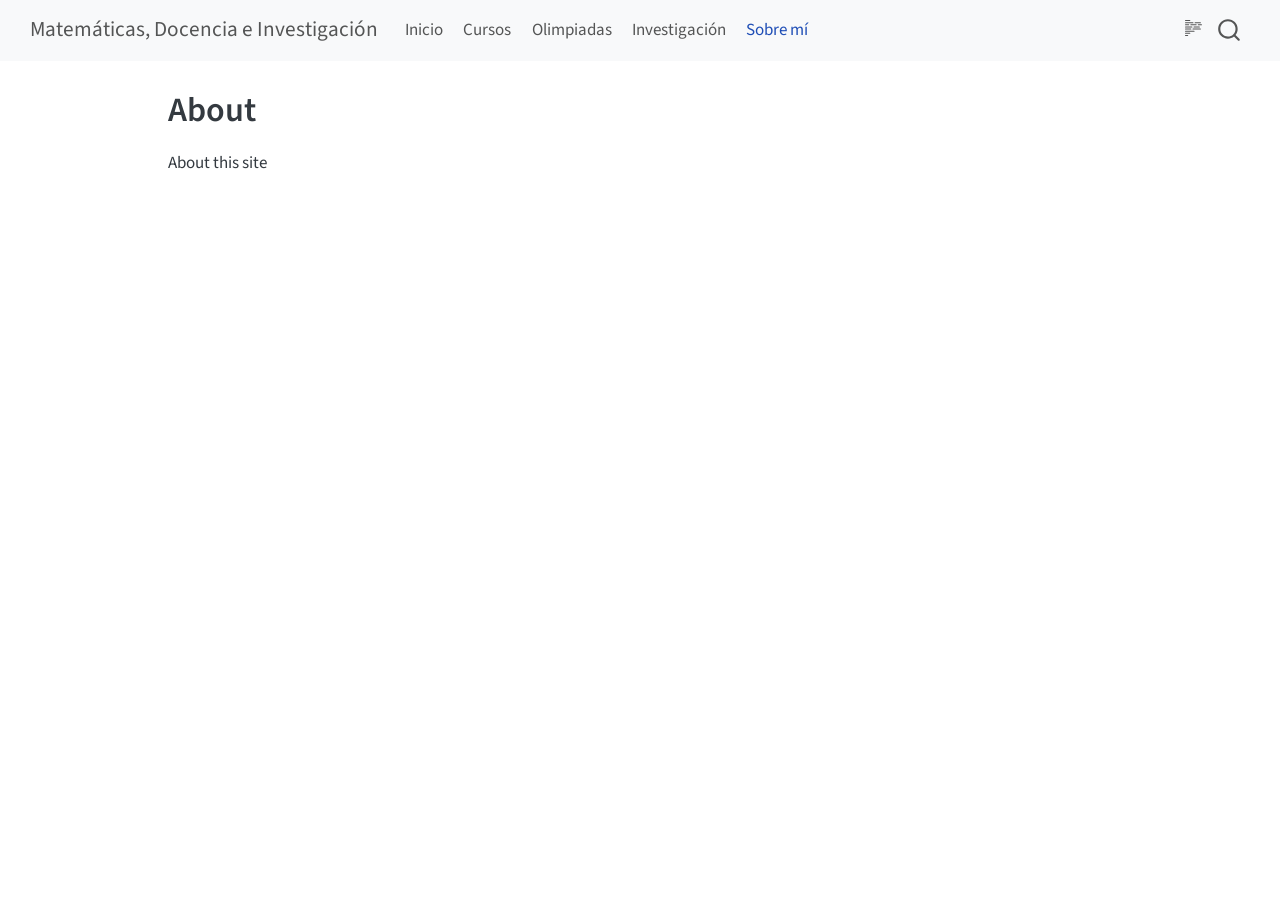
<file: about.html>
<!DOCTYPE html>
<html xmlns="http://www.w3.org/1999/xhtml" lang="en" xml:lang="en"><head>

<meta charset="utf-8">
<meta name="generator" content="quarto-1.11.9">

<meta name="viewport" content="width=device-width, initial-scale=1.0, user-scalable=yes">


<title>About – Matemáticas, Docencia e Investigación</title>
<style>
/* Default styles provided by pandoc.
** See https://pandoc.org/MANUAL.html#variables-for-html for config info.
*/
span.smallcaps{font-variant: small-caps;}
div.columns{display: flex; gap: 1.5em;}
div.column{flex: auto;}
@media screen {
div.columns{gap: min(4vw, 1.5em);}
div.column{overflow-x: auto;}
}
div.hanging-indent{margin-left: 1.5em; text-indent: -1.5em;}
ul.task-list{list-style: none;}
ul.task-list li input[type="checkbox"] {
  width: 0.8em;
  margin: 0 0.8em 0.2em -1em; /* quarto-specific, see https://github.com/quarto-dev/quarto-cli/issues/4556 */ 
  vertical-align: middle;
}
</style>


<script src="site_libs/quarto-nav/quarto-nav.js"></script>
<script src="site_libs/quarto-nav/headroom.min.js"></script>
<script src="site_libs/clipboard/clipboard.min.js"></script>
<script src="site_libs/quarto-search/autocomplete.umd.js"></script>
<script src="site_libs/quarto-search/fuse.min.js"></script>
<script src="site_libs/quarto-search/quarto-search.js"></script>
<meta name="quarto:offset" content="./">
<script src="site_libs/quarto-html/quarto.js" type="module"></script>
<script src="site_libs/quarto-html/tabsets/tabsets.js" type="module"></script>
<script src="site_libs/quarto-html/scrollable-regions/scrollable-regions.js" type="module"></script>
<script src="site_libs/quarto-html/popper.min.js"></script>
<script src="site_libs/quarto-html/tippy.umd.min.js"></script>
<script src="site_libs/quarto-html/anchor.min.js"></script>
<link href="site_libs/quarto-html/tippy.css" rel="stylesheet">
<link href="site_libs/quarto-html/quarto-syntax-highlighting-63b5708e65d6cd79cd7618c58d0c21e7.css" rel="stylesheet" id="quarto-text-highlighting-styles">
<script src="site_libs/bootstrap/bootstrap.min.js"></script>
<link href="site_libs/bootstrap/bootstrap-icons.css" rel="stylesheet">
<link href="site_libs/bootstrap/bootstrap-2d6878a0cbbbb92baba035c51c0899be.min.css" rel="stylesheet" append-hash="true" id="quarto-bootstrap" data-mode="light">
<script id="quarto-search-options" type="application/json">{
  "location": "navbar",
  "copy-button": false,
  "collapse-after": 3,
  "panel-placement": "end",
  "type": "overlay",
  "limit": 50,
  "keyboard-shortcut": [
    "f",
    "/",
    "s"
  ],
  "show-item-context": false,
  "language": {
    "search-no-results-text": "No results",
    "search-matching-documents-text": "matching documents",
    "search-copy-link-title": "Copy link to search",
    "search-hide-matches-text": "Hide additional matches",
    "search-more-match-text": "more match in this document",
    "search-more-matches-text": "more matches in this document",
    "search-clear-button-title": "Clear",
    "search-text-placeholder": "",
    "search-detached-cancel-button-title": "Cancel",
    "search-submit-button-title": "Submit",
    "search-label": "Search"
  }
}</script>
<style>html{ scroll-behavior: smooth; }</style>


<link rel="stylesheet" href="styles.css">
</head>

<body class="nav-fixed quarto-light"><a id="quarto-skip-link" class="visually-hidden-focusable" href="#quarto-document-content">Skip to main content</a>

<div id="quarto-search-results"></div>
  <header id="quarto-header" class="headroom fixed-top">
    <nav class="navbar navbar-expand-lg " data-bs-theme="dark" aria-label="Site">
      <div class="navbar-container container-fluid">
      <div class="navbar-brand-container mx-auto">
    <a class="navbar-brand" href="./index.html">
    <span class="navbar-title">Matemáticas, Docencia e Investigación</span>
    </a>
  </div>
          <button class="navbar-toggler" type="button" data-bs-toggle="collapse" data-bs-target="#navbarCollapse" aria-controls="navbarCollapse" aria-expanded="false" aria-label="Toggle navigation" onclick="if (window.quartoToggleHeadroom) { window.quartoToggleHeadroom(); }">
  <span class="navbar-toggler-icon"></span>
</button>
          <div class="collapse navbar-collapse" id="navbarCollapse">
            <ul class="navbar-nav navbar-nav-scroll me-auto">
  <li class="nav-item">
    <a class="nav-link" href="./index.html"> 
<span class="menu-text">Inicio</span></a>
  </li>  
  <li class="nav-item">
    <a class="nav-link" href="./cursos.html"> 
<span class="menu-text">Cursos</span></a>
  </li>  
  <li class="nav-item">
    <a class="nav-link" href="./olimpiadas/index.html"> 
<span class="menu-text">Olimpiadas</span></a>
  </li>  
  <li class="nav-item">
    <a class="nav-link" href="./investigacion.html"> 
<span class="menu-text">Investigación</span></a>
  </li>  
  <li class="nav-item">
    <a class="nav-link active" href="./about.html" aria-current="page"> 
<span class="menu-text">Sobre mí</span></a>
  </li>  
</ul>
          </div> <!-- /navcollapse -->
            <div class="quarto-navbar-tools">
  <a href="" class="quarto-reader-toggle quarto-navigation-tool px-1" onclick="window.quartoToggleReader(); return false;" title="Toggle reader mode">
  <div class="quarto-reader-toggle-btn">
  <i class="bi"></i>
  </div>
</a>
</div>
            <div id="quarto-search" class="" title="Search"></div>
      </div> <!-- /container-fluid -->
    </nav>
</header>
<!-- content -->
<div id="quarto-content" class="quarto-container page-columns page-rows-contents page-layout-article page-navbar">
<!-- sidebar -->
<!-- margin-sidebar -->
    <div id="quarto-margin-sidebar" class="sidebar margin-sidebar zindex-bottom">
        
    </div>
<!-- main -->
<main class="content" id="quarto-document-content" tabindex="-1">

<header id="title-block-header" class="quarto-title-block default">
<div class="quarto-title">
<h1 class="title">About</h1>
</div>



<div class="quarto-title-meta">

    
  
    
  </div>
  


</header>


<p>About this site</p>



</main> <!-- /main -->
<script id="quarto-html-after-body" type="application/javascript">
  window.document.addEventListener("DOMContentLoaded", function (event) {
    const icon = "";
    const anchorJS = new window.AnchorJS();
    anchorJS.options = {
      placement: 'right',
      icon: icon
    };
    anchorJS.add('.anchored');
    const isCodeAnnotation = (el) => {
      for (const clz of el.classList) {
        if (clz.startsWith('code-annotation-')) {                     
          return true;
        }
      }
      return false;
    }
    const onCopySuccess = function(e) {
      // button target
      const button = e.trigger;
      // don't keep focus
      button.blur();
      // flash "checked"
      button.classList.add('code-copy-button-checked');
      var currentTitle = button.getAttribute("title");
      button.setAttribute("title", "Copied!");
      let tooltip;
      if (window.bootstrap) {
        button.setAttribute("data-bs-toggle", "tooltip");
        button.setAttribute("data-bs-placement", "left");
        button.setAttribute("data-bs-title", "Copied!");
        tooltip = new bootstrap.Tooltip(button, 
          { trigger: "manual", 
            customClass: "code-copy-button-tooltip",
            offset: [0, -8]});
        tooltip.show();    
      }
      setTimeout(function() {
        if (tooltip) {
          tooltip.hide();
          button.removeAttribute("data-bs-title");
          button.removeAttribute("data-bs-toggle");
          button.removeAttribute("data-bs-placement");
        }
        button.setAttribute("title", currentTitle);
        button.classList.remove('code-copy-button-checked');
      }, 1000);
      // clear code selection
      e.clearSelection();
    }
    const getTextToCopy = function(trigger) {
      const outerScaffold = trigger.parentElement.cloneNode(true);
      const codeEl = outerScaffold.querySelector('code');
      for (const childEl of codeEl.children) {
        if (isCodeAnnotation(childEl)) {
          childEl.remove();
        }
      }
      return codeEl.innerText;
    }
    const clipboard = new window.ClipboardJS('.code-copy-button:not([data-in-quarto-modal])', {
      text: getTextToCopy
    });
    clipboard.on('success', onCopySuccess);
    if (window.document.getElementById('quarto-embedded-source-code-modal')) {
      const clipboardModal = new window.ClipboardJS('.code-copy-button[data-in-quarto-modal]', {
        text: getTextToCopy,
        container: window.document.getElementById('quarto-embedded-source-code-modal')
      });
      clipboardModal.on('success', onCopySuccess);
    }
      var localhostRegex = new RegExp(/^(?:http|https):\/\/localhost\:?[0-9]*\//);
      var mailtoRegex = new RegExp(/^mailto:/);
        var filterRegex = new RegExp("https:\/\/j2lyra\.github\.io\/");
      var isInternal = (href) => {
          return filterRegex.test(href) || localhostRegex.test(href) || mailtoRegex.test(href);
      }
      // Inspect non-navigation links and adorn them if external
      window.quartoDecorateExternalLinks = function (root) {
     var links = (root || window.document).querySelectorAll('a[href]:not(.nav-link):not(.navbar-brand):not(.toc-action):not(.sidebar-link):not(.sidebar-item-toggle):not(.pagination-link):not(.no-external):not([aria-hidden]):not(.dropdown-item):not(.quarto-navigation-tool):not(.about-link)');
      for (var i=0; i<links.length; i++) {
        const link = links[i];
        if (!isInternal(link.href)) {
          // undo the damage that might have been done by quarto-nav.js in the case of
          // links that we want to consider external
          if (link.dataset.originalHref !== undefined) {
            link.href = link.dataset.originalHref;
          }
          if (!link.classList.contains('no-external-icon')) {
          }
        }
      }
      };
      window.quartoDecorateExternalLinks(window.document);
    // Esc closes the popup (WCAG 1.4.13) and focus leaving both trigger and
    // popup closes it (WCAG 2.4.11); tippy handles neither for interactive popups.
    const hideOnEscAndFocusOut = {
      name: 'hideOnEscAndFocusOut',
      defaultValue: true,
      fn(instance) {
        const dismiss = () => {
          // A show scheduled by the trigger delay would otherwise reopen it
          instance.clearDelayTimeouts();
          instance.hide();
        };
        const onKeyDown = (event) => {
          if (event.key !== 'Escape') {
            return;
          }
          // Keep Esc from also reaching page handlers (e.g. reveal.js overview),
          // except an open reveal.js slide menu, which Esc should close too.
          // The menu handles keys only when its keyboard option is on.
          const menuHandlesEsc = window.Reveal?.getPlugin?.('menu')?.isOpen() &&
            window.Reveal.getConfig().menu?.keyboard !== false;
          if (!menuHandlesEsc) {
            event.stopPropagation();
          }
          if (instance.popper.contains(window.document.activeElement)) {
            // Disabled while refocusing so the focus trigger does not reopen it
            instance.disable();
            instance.reference.focus();
            instance.enable();
          }
          dismiss();
        };
        const onFocusOut = (event) => {
          const target = event.relatedTarget;
          if (target && !instance.reference.contains(target) &&
              !instance.popper.contains(target)) {
            dismiss();
          }
        };
        // On the trigger too: a click trigger (code-annotations: select) has no
        // blur handling. Attached for the instance's lifetime so leaving the
        // trigger also cancels a show still pending on the trigger delay.
        instance.reference.addEventListener('focusout', onFocusOut);
        return {
          onShow() {
            window.document.addEventListener('keydown', onKeyDown, true);
            instance.popper.addEventListener('focusout', onFocusOut);
          },
          onHide() {
            window.document.removeEventListener('keydown', onKeyDown, true);
            instance.popper.removeEventListener('focusout', onFocusOut);
          },
          onDestroy() {
            instance.reference.removeEventListener('focusout', onFocusOut);
          },
        };
      },
    };
    function tippyHover(el, contentFn, onTriggerFn, onUntriggerFn) {
      const config = {
        allowHTML: true,
        maxWidth: 500,
        delay: 100,
        arrow: false,
        appendTo: function(el) {
            return el.parentElement;
        },
        interactive: true,
        interactiveBorder: 10,
        theme: 'quarto',
        placement: 'bottom-start',
        plugins: [hideOnEscAndFocusOut],
      };
      if (contentFn) {
        config.content = contentFn;
      }
      if (onTriggerFn) {
        config.onTrigger = onTriggerFn;
      }
      if (onUntriggerFn) {
        config.onUntrigger = onUntriggerFn;
      }
      window.tippy(el, config); 
    }
    const noterefs = window.document.querySelectorAll('a[role="doc-noteref"]');
    for (var i=0; i<noterefs.length; i++) {
      const ref = noterefs[i];
      tippyHover(ref, function() {
        // use id or data attribute instead here
        let href = ref.getAttribute('data-footnote-href') || ref.getAttribute('href');
        try { href = new URL(href).hash; } catch {}
        const id = href.replace(/^#\/?/, "");
        const note = window.document.getElementById(id);
        if (note) {
          return note.innerHTML;
        } else {
          return "";
        }
      });
    }
    const xrefs = window.document.querySelectorAll('a.quarto-xref');
    const processXRef = (id, note) => {
      // Strip column container classes
      const stripColumnClz = (el) => {
        el.classList.remove("page-full", "page-columns");
        if (el.children) {
          for (const child of el.children) {
            stripColumnClz(child);
          }
        }
      }
      stripColumnClz(note)
      if (id === null || id.startsWith('sec-')) {
        // Special case sections, only their first couple elements
        const container = document.createElement("div");
        if (note.children && note.children.length > 2) {
          container.appendChild(note.children[0].cloneNode(true));
          for (let i = 1; i < note.children.length; i++) {
            const child = note.children[i];
            if (child.tagName === "P" && child.innerText === "") {
              continue;
            } else {
              container.appendChild(child.cloneNode(true));
              break;
            }
          }
          if (window.Quarto?.typesetMath) {
            window.Quarto.typesetMath(container);
          }
          return container.innerHTML
        } else {
          if (window.Quarto?.typesetMath) {
            window.Quarto.typesetMath(note);
          }
          return note.innerHTML;
        }
      } else {
        // Remove any anchor links if they are present
        const anchorLink = note.querySelector('a.anchorjs-link');
        if (anchorLink) {
          anchorLink.remove();
        }
        if (window.Quarto?.typesetMath) {
          window.Quarto.typesetMath(note);
        }
        if (note.classList.contains("callout")) {
          return note.outerHTML;
        } else {
          return note.innerHTML;
        }
      }
    }
    for (var i=0; i<xrefs.length; i++) {
      const xref = xrefs[i];
      tippyHover(xref, undefined, function(instance) {
        instance.disable();
        let url = xref.getAttribute('href');
        let hash = undefined; 
        if (url.startsWith('#')) {
          hash = url;
        } else {
          try { hash = new URL(url).hash; } catch {}
        }
        if (hash) {
          const id = hash.replace(/^#\/?/, "");
          const note = window.document.getElementById(id);
          if (note !== null) {
            try {
              const html = processXRef(id, note.cloneNode(true));
              instance.setContent(html);
            } finally {
              instance.enable();
              instance.show();
            }
          } else {
            // See if we can fetch this
            fetch(url.split('#')[0])
            .then(res => res.text())
            .then(html => {
              const parser = new DOMParser();
              const htmlDoc = parser.parseFromString(html, "text/html");
              const note = htmlDoc.getElementById(id);
              if (note !== null) {
                const html = processXRef(id, note);
                instance.setContent(html);
              } 
            }).finally(() => {
              instance.enable();
              instance.show();
            });
          }
        } else {
          // See if we can fetch a full url (with no hash to target)
          // This is a special case and we should probably do some content thinning / targeting
          fetch(url)
          .then(res => res.text())
          .then(html => {
            const parser = new DOMParser();
            const htmlDoc = parser.parseFromString(html, "text/html");
            const note = htmlDoc.querySelector('main.content');
            if (note !== null) {
              // This should only happen for chapter cross references
              // (since there is no id in the URL)
              // remove the first header
              if (note.children.length > 0 && note.children[0].tagName === "HEADER") {
                note.children[0].remove();
              }
              const html = processXRef(null, note);
              instance.setContent(html);
            } 
          }).finally(() => {
            instance.enable();
            instance.show();
          });
        }
      }, function(instance) {
      });
    }
        let selectedAnnoteEl;
        const selectorForAnnotation = ( cell, annotation) => {
          let cellAttr = 'data-code-cell="' + cell + '"';
          let lineAttr = 'data-code-annotation="' +  annotation + '"';
          const selector = 'span[' + cellAttr + '][' + lineAttr + ']';
          return selector;
        }
        const selectCodeLines = (annoteEl) => {
          const doc = window.document;
          const targetCell = annoteEl.getAttribute("data-target-cell");
          const targetAnnotation = annoteEl.getAttribute("data-target-annotation");
          const annoteSpan = window.document.querySelector(selectorForAnnotation(targetCell, targetAnnotation));
          const lines = annoteSpan.getAttribute("data-code-lines").split(",");
          const lineIds = lines.map((line) => {
            return targetCell + "-" + line;
          })
          // Each band is positioned against its own containing block, which is
          // not the offsetParent of the lines, so place it from client rects.
          const placeBand = (band, firstEl, lastEl, codeBlock) => {
            const container = band.offsetParent;
            if (container === null) {
              return;
            }
            const containerRect = container.getBoundingClientRect();
            // Reveal.js scales slides with a transform, so convert client
            // pixels back to the CSS pixels of the container.
            const scale = containerRect.height / container.offsetHeight || 1;
            const firstRect = firstEl.getBoundingClientRect();
            const lastRect = lastEl.getBoundingClientRect();
            const top = (firstRect.top - containerRect.top) / scale - container.clientTop + container.scrollTop;
            const height = (lastRect.bottom - firstRect.top) / scale;
            band.style.top = top - 2 + "px";
            band.style.height = height + 4 + "px";
            if (codeBlock) {
              // Without the copy button wrapper, the containing block is wider
              // than the code block, so span the code block explicitly.
              const blockRect = codeBlock.getBoundingClientRect();
              band.style.left = (blockRect.left - containerRect.left) / scale - container.clientLeft + container.scrollLeft + "px";
              band.style.width = blockRect.width / scale + "px";
            }
          };
          if (lineIds.length > 0) {
            const el = window.document.getElementById(lineIds[0]);
            const lastEl = window.document.getElementById(lineIds[lineIds.length - 1]);
            const parent = el.parentElement.parentElement;
            // cook up a div (if necessary) and position it
            let div = window.document.getElementById("code-annotation-line-highlight");
            if (div === null) {
              div = window.document.createElement("div");
              div.setAttribute("id", "code-annotation-line-highlight");
              div.style.position = 'absolute';
              parent.appendChild(div);
            }
            placeBand(div, el, lastEl, parent.closest("div.sourceCode") || parent);
            let gutterDiv = window.document.getElementById("code-annotation-line-highlight-gutter");
            if (gutterDiv === null) {
              gutterDiv = window.document.createElement("div");
              gutterDiv.setAttribute("id", "code-annotation-line-highlight-gutter");
              gutterDiv.style.position = 'absolute';
              const codeCell = window.document.getElementById(targetCell);
              const gutter = codeCell.querySelector('.code-annotation-gutter');
              gutter.appendChild(gutterDiv);
            }
            placeBand(gutterDiv, el, lastEl);
            selectedAnnoteEl = annoteEl;
          }
        };
        const unselectCodeLines = () => {
          const elementsIds = ["code-annotation-line-highlight", "code-annotation-line-highlight-gutter"];
          elementsIds.forEach((elId) => {
            const div = window.document.getElementById(elId);
            if (div) {
              div.remove();
            }
          });
          selectedAnnoteEl = undefined;
        };
          // Handle positioning of the toggle
      window.addEventListener(
        "resize",
        throttle(() => {
          elRect = undefined;
          if (selectedAnnoteEl) {
            selectCodeLines(selectedAnnoteEl);
          }
        }, 10)
      );
      function throttle(fn, ms) {
      let throttle = false;
      let timer;
        return (...args) => {
          if(!throttle) { // first call gets through
              fn.apply(this, args);
              throttle = true;
          } else { // all the others get throttled
              if(timer) clearTimeout(timer); // cancel #2
              timer = setTimeout(() => {
                fn.apply(this, args);
                timer = throttle = false;
              }, ms);
          }
        };
      }
        // Attach click handler to the DT
        const annoteDls = window.document.querySelectorAll('dt[data-target-cell]');
        for (const annoteDlNode of annoteDls) {
          annoteDlNode.addEventListener('click', (event) => {
            const clickedEl = event.target;
            if (clickedEl !== selectedAnnoteEl) {
              unselectCodeLines();
              const activeEl = window.document.querySelector('dt[data-target-cell].code-annotation-active');
              if (activeEl) {
                activeEl.classList.remove('code-annotation-active');
              }
              selectCodeLines(clickedEl);
              clickedEl.classList.add('code-annotation-active');
            } else {
              // Unselect the line
              unselectCodeLines();
              clickedEl.classList.remove('code-annotation-active');
            }
          });
        }
    const findCites = (el) => {
      const parentEl = el.parentElement;
      if (parentEl) {
        const cites = parentEl.dataset.cites;
        if (cites) {
          return {
            el,
            cites: cites.split(' ')
          };
        } else {
          return findCites(el.parentElement)
        }
      } else {
        return undefined;
      }
    };
    var bibliorefs = window.document.querySelectorAll('a[role="doc-biblioref"]');
    for (var i=0; i<bibliorefs.length; i++) {
      const ref = bibliorefs[i];
      const citeInfo = findCites(ref);
      if (citeInfo) {
        tippyHover(citeInfo.el, function() {
          var popup = window.document.createElement('div');
          citeInfo.cites.forEach(function(cite) {
            var citeDiv = window.document.createElement('div');
            citeDiv.classList.add('hanging-indent');
            citeDiv.classList.add('csl-entry');
            var biblioDiv = window.document.getElementById('ref-' + cite);
            if (biblioDiv) {
              citeDiv.innerHTML = biblioDiv.innerHTML;
            }
            popup.appendChild(citeDiv);
          });
          return popup.innerHTML;
        });
      }
    }
  });
  </script>
  <script type="application/javascript">
  window.quartoScrollableRegionsLabels = {"code":"Scrollable code","output":"Scrollable output"};
  </script>
</div> <!-- /content -->




<script src="site_libs/quarto-html/zenscroll-min.js"></script>
</body></html>
</file>
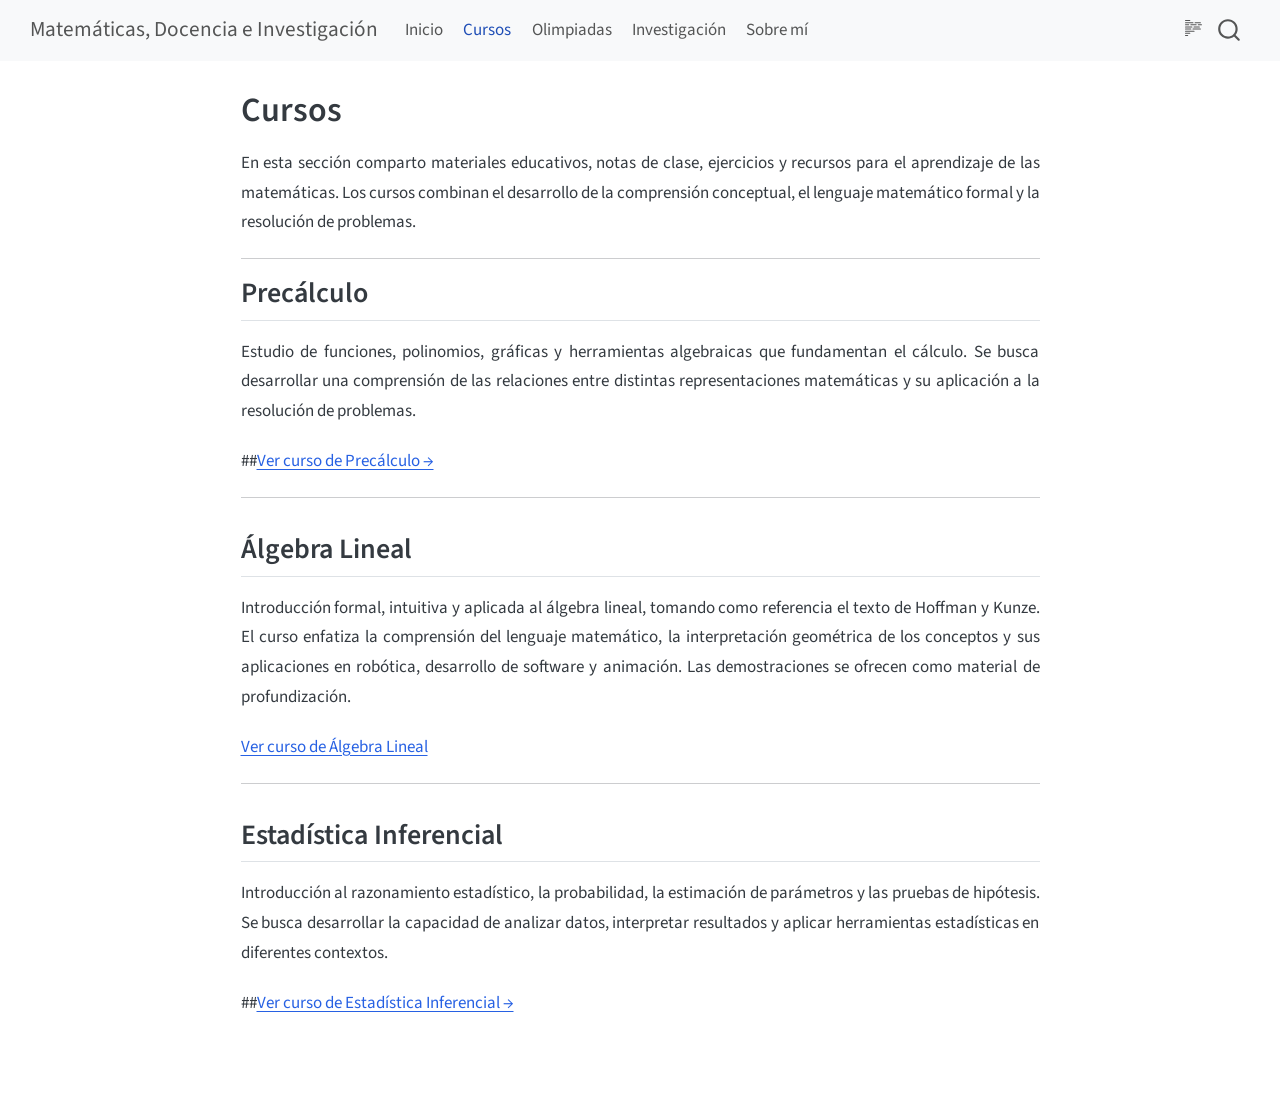
<file: cursos.html>
<!DOCTYPE html>
<html xmlns="http://www.w3.org/1999/xhtml" lang="en" xml:lang="en"><head>

<meta charset="utf-8">
<meta name="generator" content="quarto-1.11.9">

<meta name="viewport" content="width=device-width, initial-scale=1.0, user-scalable=yes">


<title>Cursos – Matemáticas, Docencia e Investigación</title>
<style>
/* Default styles provided by pandoc.
** See https://pandoc.org/MANUAL.html#variables-for-html for config info.
*/
span.smallcaps{font-variant: small-caps;}
div.columns{display: flex; gap: 1.5em;}
div.column{flex: auto;}
@media screen {
div.columns{gap: min(4vw, 1.5em);}
div.column{overflow-x: auto;}
}
div.hanging-indent{margin-left: 1.5em; text-indent: -1.5em;}
ul.task-list{list-style: none;}
ul.task-list li input[type="checkbox"] {
  width: 0.8em;
  margin: 0 0.8em 0.2em -1em; /* quarto-specific, see https://github.com/quarto-dev/quarto-cli/issues/4556 */ 
  vertical-align: middle;
}
</style>


<script src="site_libs/quarto-nav/quarto-nav.js"></script>
<script src="site_libs/quarto-nav/headroom.min.js"></script>
<script src="site_libs/clipboard/clipboard.min.js"></script>
<script src="site_libs/quarto-search/autocomplete.umd.js"></script>
<script src="site_libs/quarto-search/fuse.min.js"></script>
<script src="site_libs/quarto-search/quarto-search.js"></script>
<meta name="quarto:offset" content="./">
<script src="site_libs/quarto-html/quarto.js" type="module"></script>
<script src="site_libs/quarto-html/tabsets/tabsets.js" type="module"></script>
<script src="site_libs/quarto-html/scrollable-regions/scrollable-regions.js" type="module"></script>
<script src="site_libs/quarto-html/popper.min.js"></script>
<script src="site_libs/quarto-html/tippy.umd.min.js"></script>
<script src="site_libs/quarto-html/anchor.min.js"></script>
<link href="site_libs/quarto-html/tippy.css" rel="stylesheet">
<link href="site_libs/quarto-html/quarto-syntax-highlighting-63b5708e65d6cd79cd7618c58d0c21e7.css" rel="stylesheet" id="quarto-text-highlighting-styles">
<script src="site_libs/bootstrap/bootstrap.min.js"></script>
<link href="site_libs/bootstrap/bootstrap-icons.css" rel="stylesheet">
<link href="site_libs/bootstrap/bootstrap-2d6878a0cbbbb92baba035c51c0899be.min.css" rel="stylesheet" append-hash="true" id="quarto-bootstrap" data-mode="light">
<script id="quarto-search-options" type="application/json">{
  "location": "navbar",
  "copy-button": false,
  "collapse-after": 3,
  "panel-placement": "end",
  "type": "overlay",
  "limit": 50,
  "keyboard-shortcut": [
    "f",
    "/",
    "s"
  ],
  "show-item-context": false,
  "language": {
    "search-no-results-text": "No results",
    "search-matching-documents-text": "matching documents",
    "search-copy-link-title": "Copy link to search",
    "search-hide-matches-text": "Hide additional matches",
    "search-more-match-text": "more match in this document",
    "search-more-matches-text": "more matches in this document",
    "search-clear-button-title": "Clear",
    "search-text-placeholder": "",
    "search-detached-cancel-button-title": "Cancel",
    "search-submit-button-title": "Submit",
    "search-label": "Search"
  }
}</script>
<style>html{ scroll-behavior: smooth; }</style>


<link rel="stylesheet" href="styles.css">
</head>

<body class="nav-fixed fullcontent quarto-light"><a id="quarto-skip-link" class="visually-hidden-focusable" href="#quarto-document-content">Skip to main content</a>

<div id="quarto-search-results"></div>
  <header id="quarto-header" class="headroom fixed-top">
    <nav class="navbar navbar-expand-lg " data-bs-theme="dark" aria-label="Site">
      <div class="navbar-container container-fluid">
      <div class="navbar-brand-container mx-auto">
    <a class="navbar-brand" href="./index.html">
    <span class="navbar-title">Matemáticas, Docencia e Investigación</span>
    </a>
  </div>
          <button class="navbar-toggler" type="button" data-bs-toggle="collapse" data-bs-target="#navbarCollapse" aria-controls="navbarCollapse" aria-expanded="false" aria-label="Toggle navigation" onclick="if (window.quartoToggleHeadroom) { window.quartoToggleHeadroom(); }">
  <span class="navbar-toggler-icon"></span>
</button>
          <div class="collapse navbar-collapse" id="navbarCollapse">
            <ul class="navbar-nav navbar-nav-scroll me-auto">
  <li class="nav-item">
    <a class="nav-link" href="./index.html"> 
<span class="menu-text">Inicio</span></a>
  </li>  
  <li class="nav-item">
    <a class="nav-link active" href="./cursos.html" aria-current="page"> 
<span class="menu-text">Cursos</span></a>
  </li>  
  <li class="nav-item">
    <a class="nav-link" href="./olimpiadas/index.html"> 
<span class="menu-text">Olimpiadas</span></a>
  </li>  
  <li class="nav-item">
    <a class="nav-link" href="./investigacion.html"> 
<span class="menu-text">Investigación</span></a>
  </li>  
  <li class="nav-item">
    <a class="nav-link" href="./about.html"> 
<span class="menu-text">Sobre mí</span></a>
  </li>  
</ul>
          </div> <!-- /navcollapse -->
            <div class="quarto-navbar-tools">
  <a href="" class="quarto-reader-toggle quarto-navigation-tool px-1" onclick="window.quartoToggleReader(); return false;" title="Toggle reader mode">
  <div class="quarto-reader-toggle-btn">
  <i class="bi"></i>
  </div>
</a>
</div>
            <div id="quarto-search" class="" title="Search"></div>
      </div> <!-- /container-fluid -->
    </nav>
</header>
<!-- content -->
<div id="quarto-content" class="quarto-container page-columns page-rows-contents page-layout-article page-navbar">
<!-- sidebar -->
<!-- margin-sidebar -->
    
<!-- main -->
<main class="content" id="quarto-document-content" tabindex="-1">

<header id="title-block-header" class="quarto-title-block default">
<div class="quarto-title">
<h1 class="title">Cursos</h1>
</div>



<div class="quarto-title-meta">

    
  
    
  </div>
  


</header>


<p>En esta sección comparto materiales educativos, notas de clase, ejercicios y recursos para el aprendizaje de las matemáticas. Los cursos combinan el desarrollo de la comprensión conceptual, el lenguaje matemático formal y la resolución de problemas.</p>
<hr>
<section id="precálculo" class="level2">
<h2 class="anchored" data-anchor-id="precálculo">Precálculo</h2>
<p>Estudio de funciones, polinomios, gráficas y herramientas algebraicas que fundamentan el cálculo. Se busca desarrollar una comprensión de las relaciones entre distintas representaciones matemáticas y su aplicación a la resolución de problemas.</p>
<p>##<a href="cursos/precalculo.qmd">Ver curso de Precálculo →</a></p>
<hr>
</section>
<section id="álgebra-lineal" class="level2">
<h2 class="anchored" data-anchor-id="álgebra-lineal">Álgebra Lineal</h2>
<p>Introducción formal, intuitiva y aplicada al álgebra lineal, tomando como referencia el texto de Hoffman y Kunze. El curso enfatiza la comprensión del lenguaje matemático, la interpretación geométrica de los conceptos y sus aplicaciones en robótica, desarrollo de software y animación. Las demostraciones se ofrecen como material de profundización.</p>
<p><a href="./cursos/algebra-lineal/index.html">Ver curso de Álgebra Lineal</a></p>
<hr>
</section>
<section id="estadística-inferencial" class="level2">
<h2 class="anchored" data-anchor-id="estadística-inferencial">Estadística Inferencial</h2>
<p>Introducción al razonamiento estadístico, la probabilidad, la estimación de parámetros y las pruebas de hipótesis. Se busca desarrollar la capacidad de analizar datos, interpretar resultados y aplicar herramientas estadísticas en diferentes contextos.</p>
<p>##<a href="cursos/estadistica-inferencial.qmd">Ver curso de Estadística Inferencial →</a></p>


</section>

</main> <!-- /main -->
<script id="quarto-html-after-body" type="application/javascript">
  window.document.addEventListener("DOMContentLoaded", function (event) {
    const icon = "";
    const anchorJS = new window.AnchorJS();
    anchorJS.options = {
      placement: 'right',
      icon: icon
    };
    anchorJS.add('.anchored');
    const isCodeAnnotation = (el) => {
      for (const clz of el.classList) {
        if (clz.startsWith('code-annotation-')) {                     
          return true;
        }
      }
      return false;
    }
    const onCopySuccess = function(e) {
      // button target
      const button = e.trigger;
      // don't keep focus
      button.blur();
      // flash "checked"
      button.classList.add('code-copy-button-checked');
      var currentTitle = button.getAttribute("title");
      button.setAttribute("title", "Copied!");
      let tooltip;
      if (window.bootstrap) {
        button.setAttribute("data-bs-toggle", "tooltip");
        button.setAttribute("data-bs-placement", "left");
        button.setAttribute("data-bs-title", "Copied!");
        tooltip = new bootstrap.Tooltip(button, 
          { trigger: "manual", 
            customClass: "code-copy-button-tooltip",
            offset: [0, -8]});
        tooltip.show();    
      }
      setTimeout(function() {
        if (tooltip) {
          tooltip.hide();
          button.removeAttribute("data-bs-title");
          button.removeAttribute("data-bs-toggle");
          button.removeAttribute("data-bs-placement");
        }
        button.setAttribute("title", currentTitle);
        button.classList.remove('code-copy-button-checked');
      }, 1000);
      // clear code selection
      e.clearSelection();
    }
    const getTextToCopy = function(trigger) {
      const outerScaffold = trigger.parentElement.cloneNode(true);
      const codeEl = outerScaffold.querySelector('code');
      for (const childEl of codeEl.children) {
        if (isCodeAnnotation(childEl)) {
          childEl.remove();
        }
      }
      return codeEl.innerText;
    }
    const clipboard = new window.ClipboardJS('.code-copy-button:not([data-in-quarto-modal])', {
      text: getTextToCopy
    });
    clipboard.on('success', onCopySuccess);
    if (window.document.getElementById('quarto-embedded-source-code-modal')) {
      const clipboardModal = new window.ClipboardJS('.code-copy-button[data-in-quarto-modal]', {
        text: getTextToCopy,
        container: window.document.getElementById('quarto-embedded-source-code-modal')
      });
      clipboardModal.on('success', onCopySuccess);
    }
      var localhostRegex = new RegExp(/^(?:http|https):\/\/localhost\:?[0-9]*\//);
      var mailtoRegex = new RegExp(/^mailto:/);
        var filterRegex = new RegExp("https:\/\/j2lyra\.github\.io\/");
      var isInternal = (href) => {
          return filterRegex.test(href) || localhostRegex.test(href) || mailtoRegex.test(href);
      }
      // Inspect non-navigation links and adorn them if external
      window.quartoDecorateExternalLinks = function (root) {
     var links = (root || window.document).querySelectorAll('a[href]:not(.nav-link):not(.navbar-brand):not(.toc-action):not(.sidebar-link):not(.sidebar-item-toggle):not(.pagination-link):not(.no-external):not([aria-hidden]):not(.dropdown-item):not(.quarto-navigation-tool):not(.about-link)');
      for (var i=0; i<links.length; i++) {
        const link = links[i];
        if (!isInternal(link.href)) {
          // undo the damage that might have been done by quarto-nav.js in the case of
          // links that we want to consider external
          if (link.dataset.originalHref !== undefined) {
            link.href = link.dataset.originalHref;
          }
          if (!link.classList.contains('no-external-icon')) {
          }
        }
      }
      };
      window.quartoDecorateExternalLinks(window.document);
    // Esc closes the popup (WCAG 1.4.13) and focus leaving both trigger and
    // popup closes it (WCAG 2.4.11); tippy handles neither for interactive popups.
    const hideOnEscAndFocusOut = {
      name: 'hideOnEscAndFocusOut',
      defaultValue: true,
      fn(instance) {
        const dismiss = () => {
          // A show scheduled by the trigger delay would otherwise reopen it
          instance.clearDelayTimeouts();
          instance.hide();
        };
        const onKeyDown = (event) => {
          if (event.key !== 'Escape') {
            return;
          }
          // Keep Esc from also reaching page handlers (e.g. reveal.js overview),
          // except an open reveal.js slide menu, which Esc should close too.
          // The menu handles keys only when its keyboard option is on.
          const menuHandlesEsc = window.Reveal?.getPlugin?.('menu')?.isOpen() &&
            window.Reveal.getConfig().menu?.keyboard !== false;
          if (!menuHandlesEsc) {
            event.stopPropagation();
          }
          if (instance.popper.contains(window.document.activeElement)) {
            // Disabled while refocusing so the focus trigger does not reopen it
            instance.disable();
            instance.reference.focus();
            instance.enable();
          }
          dismiss();
        };
        const onFocusOut = (event) => {
          const target = event.relatedTarget;
          if (target && !instance.reference.contains(target) &&
              !instance.popper.contains(target)) {
            dismiss();
          }
        };
        // On the trigger too: a click trigger (code-annotations: select) has no
        // blur handling. Attached for the instance's lifetime so leaving the
        // trigger also cancels a show still pending on the trigger delay.
        instance.reference.addEventListener('focusout', onFocusOut);
        return {
          onShow() {
            window.document.addEventListener('keydown', onKeyDown, true);
            instance.popper.addEventListener('focusout', onFocusOut);
          },
          onHide() {
            window.document.removeEventListener('keydown', onKeyDown, true);
            instance.popper.removeEventListener('focusout', onFocusOut);
          },
          onDestroy() {
            instance.reference.removeEventListener('focusout', onFocusOut);
          },
        };
      },
    };
    function tippyHover(el, contentFn, onTriggerFn, onUntriggerFn) {
      const config = {
        allowHTML: true,
        maxWidth: 500,
        delay: 100,
        arrow: false,
        appendTo: function(el) {
            return el.parentElement;
        },
        interactive: true,
        interactiveBorder: 10,
        theme: 'quarto',
        placement: 'bottom-start',
        plugins: [hideOnEscAndFocusOut],
      };
      if (contentFn) {
        config.content = contentFn;
      }
      if (onTriggerFn) {
        config.onTrigger = onTriggerFn;
      }
      if (onUntriggerFn) {
        config.onUntrigger = onUntriggerFn;
      }
      window.tippy(el, config); 
    }
    const noterefs = window.document.querySelectorAll('a[role="doc-noteref"]');
    for (var i=0; i<noterefs.length; i++) {
      const ref = noterefs[i];
      tippyHover(ref, function() {
        // use id or data attribute instead here
        let href = ref.getAttribute('data-footnote-href') || ref.getAttribute('href');
        try { href = new URL(href).hash; } catch {}
        const id = href.replace(/^#\/?/, "");
        const note = window.document.getElementById(id);
        if (note) {
          return note.innerHTML;
        } else {
          return "";
        }
      });
    }
    const xrefs = window.document.querySelectorAll('a.quarto-xref');
    const processXRef = (id, note) => {
      // Strip column container classes
      const stripColumnClz = (el) => {
        el.classList.remove("page-full", "page-columns");
        if (el.children) {
          for (const child of el.children) {
            stripColumnClz(child);
          }
        }
      }
      stripColumnClz(note)
      if (id === null || id.startsWith('sec-')) {
        // Special case sections, only their first couple elements
        const container = document.createElement("div");
        if (note.children && note.children.length > 2) {
          container.appendChild(note.children[0].cloneNode(true));
          for (let i = 1; i < note.children.length; i++) {
            const child = note.children[i];
            if (child.tagName === "P" && child.innerText === "") {
              continue;
            } else {
              container.appendChild(child.cloneNode(true));
              break;
            }
          }
          if (window.Quarto?.typesetMath) {
            window.Quarto.typesetMath(container);
          }
          return container.innerHTML
        } else {
          if (window.Quarto?.typesetMath) {
            window.Quarto.typesetMath(note);
          }
          return note.innerHTML;
        }
      } else {
        // Remove any anchor links if they are present
        const anchorLink = note.querySelector('a.anchorjs-link');
        if (anchorLink) {
          anchorLink.remove();
        }
        if (window.Quarto?.typesetMath) {
          window.Quarto.typesetMath(note);
        }
        if (note.classList.contains("callout")) {
          return note.outerHTML;
        } else {
          return note.innerHTML;
        }
      }
    }
    for (var i=0; i<xrefs.length; i++) {
      const xref = xrefs[i];
      tippyHover(xref, undefined, function(instance) {
        instance.disable();
        let url = xref.getAttribute('href');
        let hash = undefined; 
        if (url.startsWith('#')) {
          hash = url;
        } else {
          try { hash = new URL(url).hash; } catch {}
        }
        if (hash) {
          const id = hash.replace(/^#\/?/, "");
          const note = window.document.getElementById(id);
          if (note !== null) {
            try {
              const html = processXRef(id, note.cloneNode(true));
              instance.setContent(html);
            } finally {
              instance.enable();
              instance.show();
            }
          } else {
            // See if we can fetch this
            fetch(url.split('#')[0])
            .then(res => res.text())
            .then(html => {
              const parser = new DOMParser();
              const htmlDoc = parser.parseFromString(html, "text/html");
              const note = htmlDoc.getElementById(id);
              if (note !== null) {
                const html = processXRef(id, note);
                instance.setContent(html);
              } 
            }).finally(() => {
              instance.enable();
              instance.show();
            });
          }
        } else {
          // See if we can fetch a full url (with no hash to target)
          // This is a special case and we should probably do some content thinning / targeting
          fetch(url)
          .then(res => res.text())
          .then(html => {
            const parser = new DOMParser();
            const htmlDoc = parser.parseFromString(html, "text/html");
            const note = htmlDoc.querySelector('main.content');
            if (note !== null) {
              // This should only happen for chapter cross references
              // (since there is no id in the URL)
              // remove the first header
              if (note.children.length > 0 && note.children[0].tagName === "HEADER") {
                note.children[0].remove();
              }
              const html = processXRef(null, note);
              instance.setContent(html);
            } 
          }).finally(() => {
            instance.enable();
            instance.show();
          });
        }
      }, function(instance) {
      });
    }
        let selectedAnnoteEl;
        const selectorForAnnotation = ( cell, annotation) => {
          let cellAttr = 'data-code-cell="' + cell + '"';
          let lineAttr = 'data-code-annotation="' +  annotation + '"';
          const selector = 'span[' + cellAttr + '][' + lineAttr + ']';
          return selector;
        }
        const selectCodeLines = (annoteEl) => {
          const doc = window.document;
          const targetCell = annoteEl.getAttribute("data-target-cell");
          const targetAnnotation = annoteEl.getAttribute("data-target-annotation");
          const annoteSpan = window.document.querySelector(selectorForAnnotation(targetCell, targetAnnotation));
          const lines = annoteSpan.getAttribute("data-code-lines").split(",");
          const lineIds = lines.map((line) => {
            return targetCell + "-" + line;
          })
          // Each band is positioned against its own containing block, which is
          // not the offsetParent of the lines, so place it from client rects.
          const placeBand = (band, firstEl, lastEl, codeBlock) => {
            const container = band.offsetParent;
            if (container === null) {
              return;
            }
            const containerRect = container.getBoundingClientRect();
            // Reveal.js scales slides with a transform, so convert client
            // pixels back to the CSS pixels of the container.
            const scale = containerRect.height / container.offsetHeight || 1;
            const firstRect = firstEl.getBoundingClientRect();
            const lastRect = lastEl.getBoundingClientRect();
            const top = (firstRect.top - containerRect.top) / scale - container.clientTop + container.scrollTop;
            const height = (lastRect.bottom - firstRect.top) / scale;
            band.style.top = top - 2 + "px";
            band.style.height = height + 4 + "px";
            if (codeBlock) {
              // Without the copy button wrapper, the containing block is wider
              // than the code block, so span the code block explicitly.
              const blockRect = codeBlock.getBoundingClientRect();
              band.style.left = (blockRect.left - containerRect.left) / scale - container.clientLeft + container.scrollLeft + "px";
              band.style.width = blockRect.width / scale + "px";
            }
          };
          if (lineIds.length > 0) {
            const el = window.document.getElementById(lineIds[0]);
            const lastEl = window.document.getElementById(lineIds[lineIds.length - 1]);
            const parent = el.parentElement.parentElement;
            // cook up a div (if necessary) and position it
            let div = window.document.getElementById("code-annotation-line-highlight");
            if (div === null) {
              div = window.document.createElement("div");
              div.setAttribute("id", "code-annotation-line-highlight");
              div.style.position = 'absolute';
              parent.appendChild(div);
            }
            placeBand(div, el, lastEl, parent.closest("div.sourceCode") || parent);
            let gutterDiv = window.document.getElementById("code-annotation-line-highlight-gutter");
            if (gutterDiv === null) {
              gutterDiv = window.document.createElement("div");
              gutterDiv.setAttribute("id", "code-annotation-line-highlight-gutter");
              gutterDiv.style.position = 'absolute';
              const codeCell = window.document.getElementById(targetCell);
              const gutter = codeCell.querySelector('.code-annotation-gutter');
              gutter.appendChild(gutterDiv);
            }
            placeBand(gutterDiv, el, lastEl);
            selectedAnnoteEl = annoteEl;
          }
        };
        const unselectCodeLines = () => {
          const elementsIds = ["code-annotation-line-highlight", "code-annotation-line-highlight-gutter"];
          elementsIds.forEach((elId) => {
            const div = window.document.getElementById(elId);
            if (div) {
              div.remove();
            }
          });
          selectedAnnoteEl = undefined;
        };
          // Handle positioning of the toggle
      window.addEventListener(
        "resize",
        throttle(() => {
          elRect = undefined;
          if (selectedAnnoteEl) {
            selectCodeLines(selectedAnnoteEl);
          }
        }, 10)
      );
      function throttle(fn, ms) {
      let throttle = false;
      let timer;
        return (...args) => {
          if(!throttle) { // first call gets through
              fn.apply(this, args);
              throttle = true;
          } else { // all the others get throttled
              if(timer) clearTimeout(timer); // cancel #2
              timer = setTimeout(() => {
                fn.apply(this, args);
                timer = throttle = false;
              }, ms);
          }
        };
      }
        // Attach click handler to the DT
        const annoteDls = window.document.querySelectorAll('dt[data-target-cell]');
        for (const annoteDlNode of annoteDls) {
          annoteDlNode.addEventListener('click', (event) => {
            const clickedEl = event.target;
            if (clickedEl !== selectedAnnoteEl) {
              unselectCodeLines();
              const activeEl = window.document.querySelector('dt[data-target-cell].code-annotation-active');
              if (activeEl) {
                activeEl.classList.remove('code-annotation-active');
              }
              selectCodeLines(clickedEl);
              clickedEl.classList.add('code-annotation-active');
            } else {
              // Unselect the line
              unselectCodeLines();
              clickedEl.classList.remove('code-annotation-active');
            }
          });
        }
    const findCites = (el) => {
      const parentEl = el.parentElement;
      if (parentEl) {
        const cites = parentEl.dataset.cites;
        if (cites) {
          return {
            el,
            cites: cites.split(' ')
          };
        } else {
          return findCites(el.parentElement)
        }
      } else {
        return undefined;
      }
    };
    var bibliorefs = window.document.querySelectorAll('a[role="doc-biblioref"]');
    for (var i=0; i<bibliorefs.length; i++) {
      const ref = bibliorefs[i];
      const citeInfo = findCites(ref);
      if (citeInfo) {
        tippyHover(citeInfo.el, function() {
          var popup = window.document.createElement('div');
          citeInfo.cites.forEach(function(cite) {
            var citeDiv = window.document.createElement('div');
            citeDiv.classList.add('hanging-indent');
            citeDiv.classList.add('csl-entry');
            var biblioDiv = window.document.getElementById('ref-' + cite);
            if (biblioDiv) {
              citeDiv.innerHTML = biblioDiv.innerHTML;
            }
            popup.appendChild(citeDiv);
          });
          return popup.innerHTML;
        });
      }
    }
  });
  </script>
  <script type="application/javascript">
  window.quartoScrollableRegionsLabels = {"code":"Scrollable code","output":"Scrollable output"};
  </script>
</div> <!-- /content -->




<script src="site_libs/quarto-html/zenscroll-min.js"></script>
</body></html>
</file>
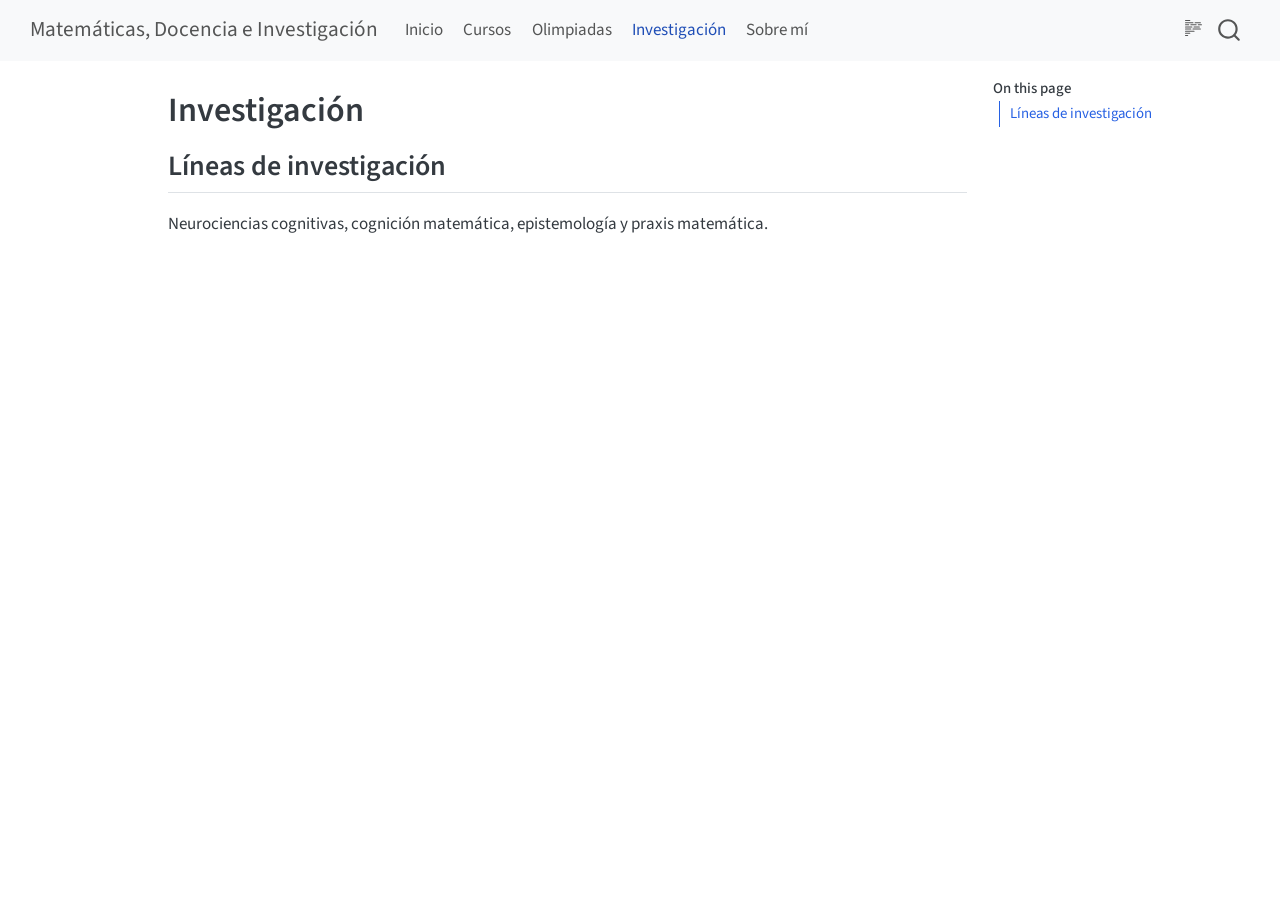
<file: investigacion.html>
<!DOCTYPE html>
<html xmlns="http://www.w3.org/1999/xhtml" lang="en" xml:lang="en"><head>

<meta charset="utf-8">
<meta name="generator" content="quarto-1.11.9">

<meta name="viewport" content="width=device-width, initial-scale=1.0, user-scalable=yes">


<title>Investigación – Matemáticas, Docencia e Investigación</title>
<style>
/* Default styles provided by pandoc.
** See https://pandoc.org/MANUAL.html#variables-for-html for config info.
*/
span.smallcaps{font-variant: small-caps;}
div.columns{display: flex; gap: 1.5em;}
div.column{flex: auto;}
@media screen {
div.columns{gap: min(4vw, 1.5em);}
div.column{overflow-x: auto;}
}
div.hanging-indent{margin-left: 1.5em; text-indent: -1.5em;}
ul.task-list{list-style: none;}
ul.task-list li input[type="checkbox"] {
  width: 0.8em;
  margin: 0 0.8em 0.2em -1em; /* quarto-specific, see https://github.com/quarto-dev/quarto-cli/issues/4556 */ 
  vertical-align: middle;
}
</style>


<script src="site_libs/quarto-nav/quarto-nav.js"></script>
<script src="site_libs/quarto-nav/headroom.min.js"></script>
<script src="site_libs/clipboard/clipboard.min.js"></script>
<script src="site_libs/quarto-search/autocomplete.umd.js"></script>
<script src="site_libs/quarto-search/fuse.min.js"></script>
<script src="site_libs/quarto-search/quarto-search.js"></script>
<meta name="quarto:offset" content="./">
<script src="site_libs/quarto-html/quarto.js" type="module"></script>
<script src="site_libs/quarto-html/tabsets/tabsets.js" type="module"></script>
<script src="site_libs/quarto-html/scrollable-regions/scrollable-regions.js" type="module"></script>
<script src="site_libs/quarto-html/popper.min.js"></script>
<script src="site_libs/quarto-html/tippy.umd.min.js"></script>
<script src="site_libs/quarto-html/anchor.min.js"></script>
<link href="site_libs/quarto-html/tippy.css" rel="stylesheet">
<link href="site_libs/quarto-html/quarto-syntax-highlighting-63b5708e65d6cd79cd7618c58d0c21e7.css" rel="stylesheet" id="quarto-text-highlighting-styles">
<script src="site_libs/bootstrap/bootstrap.min.js"></script>
<link href="site_libs/bootstrap/bootstrap-icons.css" rel="stylesheet">
<link href="site_libs/bootstrap/bootstrap-2d6878a0cbbbb92baba035c51c0899be.min.css" rel="stylesheet" append-hash="true" id="quarto-bootstrap" data-mode="light">
<script id="quarto-search-options" type="application/json">{
  "location": "navbar",
  "copy-button": false,
  "collapse-after": 3,
  "panel-placement": "end",
  "type": "overlay",
  "limit": 50,
  "keyboard-shortcut": [
    "f",
    "/",
    "s"
  ],
  "show-item-context": false,
  "language": {
    "search-no-results-text": "No results",
    "search-matching-documents-text": "matching documents",
    "search-copy-link-title": "Copy link to search",
    "search-hide-matches-text": "Hide additional matches",
    "search-more-match-text": "more match in this document",
    "search-more-matches-text": "more matches in this document",
    "search-clear-button-title": "Clear",
    "search-text-placeholder": "",
    "search-detached-cancel-button-title": "Cancel",
    "search-submit-button-title": "Submit",
    "search-label": "Search"
  }
}</script>
<style>html{ scroll-behavior: smooth; }</style>


<link rel="stylesheet" href="styles.css">
</head>

<body class="nav-fixed quarto-light"><a id="quarto-skip-link" class="visually-hidden-focusable" href="#quarto-document-content">Skip to main content</a>

<div id="quarto-search-results"></div>
  <header id="quarto-header" class="headroom fixed-top">
    <nav class="navbar navbar-expand-lg " data-bs-theme="dark" aria-label="Site">
      <div class="navbar-container container-fluid">
      <div class="navbar-brand-container mx-auto">
    <a class="navbar-brand" href="./index.html">
    <span class="navbar-title">Matemáticas, Docencia e Investigación</span>
    </a>
  </div>
          <button class="navbar-toggler" type="button" data-bs-toggle="collapse" data-bs-target="#navbarCollapse" aria-controls="navbarCollapse" aria-expanded="false" aria-label="Toggle navigation" onclick="if (window.quartoToggleHeadroom) { window.quartoToggleHeadroom(); }">
  <span class="navbar-toggler-icon"></span>
</button>
          <div class="collapse navbar-collapse" id="navbarCollapse">
            <ul class="navbar-nav navbar-nav-scroll me-auto">
  <li class="nav-item">
    <a class="nav-link" href="./index.html"> 
<span class="menu-text">Inicio</span></a>
  </li>  
  <li class="nav-item">
    <a class="nav-link" href="./cursos.html"> 
<span class="menu-text">Cursos</span></a>
  </li>  
  <li class="nav-item">
    <a class="nav-link" href="./olimpiadas/index.html"> 
<span class="menu-text">Olimpiadas</span></a>
  </li>  
  <li class="nav-item">
    <a class="nav-link active" href="./investigacion.html" aria-current="page"> 
<span class="menu-text">Investigación</span></a>
  </li>  
  <li class="nav-item">
    <a class="nav-link" href="./about.html"> 
<span class="menu-text">Sobre mí</span></a>
  </li>  
</ul>
          </div> <!-- /navcollapse -->
            <div class="quarto-navbar-tools">
  <a href="" class="quarto-reader-toggle quarto-navigation-tool px-1" onclick="window.quartoToggleReader(); return false;" title="Toggle reader mode">
  <div class="quarto-reader-toggle-btn">
  <i class="bi"></i>
  </div>
</a>
</div>
            <div id="quarto-search" class="" title="Search"></div>
      </div> <!-- /container-fluid -->
    </nav>
</header>
<!-- content -->
<div id="quarto-content" class="quarto-container page-columns page-rows-contents page-layout-article page-navbar">
<!-- sidebar -->
<!-- margin-sidebar -->
    <div id="quarto-margin-sidebar" class="sidebar margin-sidebar">
        <nav id="TOC" role="doc-toc" aria-labelledby="toc-title" class="toc-active">
    <h2 id="toc-title">On this page</h2>
   
  <ul>
  <li><a href="#líneas-de-investigación" id="toc-líneas-de-investigación" class="nav-link active" data-scroll-target="#líneas-de-investigación">Líneas de investigación</a></li>
  </ul>
</nav>
    </div>
<!-- main -->
<main class="content" id="quarto-document-content" tabindex="-1">

<header id="title-block-header" class="quarto-title-block default">
<div class="quarto-title">
<h1 class="title">Investigación</h1>
</div>



<div class="quarto-title-meta">

    
  
    
  </div>
  


</header>


<section id="líneas-de-investigación" class="level2">
<h2 class="anchored" data-anchor-id="líneas-de-investigación">Líneas de investigación</h2>
<p>Neurociencias cognitivas, cognición matemática, epistemología y praxis matemática.</p>


</section>

</main> <!-- /main -->
<script id="quarto-html-after-body" type="application/javascript">
  window.document.addEventListener("DOMContentLoaded", function (event) {
    const icon = "";
    const anchorJS = new window.AnchorJS();
    anchorJS.options = {
      placement: 'right',
      icon: icon
    };
    anchorJS.add('.anchored');
    const isCodeAnnotation = (el) => {
      for (const clz of el.classList) {
        if (clz.startsWith('code-annotation-')) {                     
          return true;
        }
      }
      return false;
    }
    const onCopySuccess = function(e) {
      // button target
      const button = e.trigger;
      // don't keep focus
      button.blur();
      // flash "checked"
      button.classList.add('code-copy-button-checked');
      var currentTitle = button.getAttribute("title");
      button.setAttribute("title", "Copied!");
      let tooltip;
      if (window.bootstrap) {
        button.setAttribute("data-bs-toggle", "tooltip");
        button.setAttribute("data-bs-placement", "left");
        button.setAttribute("data-bs-title", "Copied!");
        tooltip = new bootstrap.Tooltip(button, 
          { trigger: "manual", 
            customClass: "code-copy-button-tooltip",
            offset: [0, -8]});
        tooltip.show();    
      }
      setTimeout(function() {
        if (tooltip) {
          tooltip.hide();
          button.removeAttribute("data-bs-title");
          button.removeAttribute("data-bs-toggle");
          button.removeAttribute("data-bs-placement");
        }
        button.setAttribute("title", currentTitle);
        button.classList.remove('code-copy-button-checked');
      }, 1000);
      // clear code selection
      e.clearSelection();
    }
    const getTextToCopy = function(trigger) {
      const outerScaffold = trigger.parentElement.cloneNode(true);
      const codeEl = outerScaffold.querySelector('code');
      for (const childEl of codeEl.children) {
        if (isCodeAnnotation(childEl)) {
          childEl.remove();
        }
      }
      return codeEl.innerText;
    }
    const clipboard = new window.ClipboardJS('.code-copy-button:not([data-in-quarto-modal])', {
      text: getTextToCopy
    });
    clipboard.on('success', onCopySuccess);
    if (window.document.getElementById('quarto-embedded-source-code-modal')) {
      const clipboardModal = new window.ClipboardJS('.code-copy-button[data-in-quarto-modal]', {
        text: getTextToCopy,
        container: window.document.getElementById('quarto-embedded-source-code-modal')
      });
      clipboardModal.on('success', onCopySuccess);
    }
      var localhostRegex = new RegExp(/^(?:http|https):\/\/localhost\:?[0-9]*\//);
      var mailtoRegex = new RegExp(/^mailto:/);
        var filterRegex = new RegExp("https:\/\/j2lyra\.github\.io\/");
      var isInternal = (href) => {
          return filterRegex.test(href) || localhostRegex.test(href) || mailtoRegex.test(href);
      }
      // Inspect non-navigation links and adorn them if external
      window.quartoDecorateExternalLinks = function (root) {
     var links = (root || window.document).querySelectorAll('a[href]:not(.nav-link):not(.navbar-brand):not(.toc-action):not(.sidebar-link):not(.sidebar-item-toggle):not(.pagination-link):not(.no-external):not([aria-hidden]):not(.dropdown-item):not(.quarto-navigation-tool):not(.about-link)');
      for (var i=0; i<links.length; i++) {
        const link = links[i];
        if (!isInternal(link.href)) {
          // undo the damage that might have been done by quarto-nav.js in the case of
          // links that we want to consider external
          if (link.dataset.originalHref !== undefined) {
            link.href = link.dataset.originalHref;
          }
          if (!link.classList.contains('no-external-icon')) {
          }
        }
      }
      };
      window.quartoDecorateExternalLinks(window.document);
    // Esc closes the popup (WCAG 1.4.13) and focus leaving both trigger and
    // popup closes it (WCAG 2.4.11); tippy handles neither for interactive popups.
    const hideOnEscAndFocusOut = {
      name: 'hideOnEscAndFocusOut',
      defaultValue: true,
      fn(instance) {
        const dismiss = () => {
          // A show scheduled by the trigger delay would otherwise reopen it
          instance.clearDelayTimeouts();
          instance.hide();
        };
        const onKeyDown = (event) => {
          if (event.key !== 'Escape') {
            return;
          }
          // Keep Esc from also reaching page handlers (e.g. reveal.js overview),
          // except an open reveal.js slide menu, which Esc should close too.
          // The menu handles keys only when its keyboard option is on.
          const menuHandlesEsc = window.Reveal?.getPlugin?.('menu')?.isOpen() &&
            window.Reveal.getConfig().menu?.keyboard !== false;
          if (!menuHandlesEsc) {
            event.stopPropagation();
          }
          if (instance.popper.contains(window.document.activeElement)) {
            // Disabled while refocusing so the focus trigger does not reopen it
            instance.disable();
            instance.reference.focus();
            instance.enable();
          }
          dismiss();
        };
        const onFocusOut = (event) => {
          const target = event.relatedTarget;
          if (target && !instance.reference.contains(target) &&
              !instance.popper.contains(target)) {
            dismiss();
          }
        };
        // On the trigger too: a click trigger (code-annotations: select) has no
        // blur handling. Attached for the instance's lifetime so leaving the
        // trigger also cancels a show still pending on the trigger delay.
        instance.reference.addEventListener('focusout', onFocusOut);
        return {
          onShow() {
            window.document.addEventListener('keydown', onKeyDown, true);
            instance.popper.addEventListener('focusout', onFocusOut);
          },
          onHide() {
            window.document.removeEventListener('keydown', onKeyDown, true);
            instance.popper.removeEventListener('focusout', onFocusOut);
          },
          onDestroy() {
            instance.reference.removeEventListener('focusout', onFocusOut);
          },
        };
      },
    };
    function tippyHover(el, contentFn, onTriggerFn, onUntriggerFn) {
      const config = {
        allowHTML: true,
        maxWidth: 500,
        delay: 100,
        arrow: false,
        appendTo: function(el) {
            return el.parentElement;
        },
        interactive: true,
        interactiveBorder: 10,
        theme: 'quarto',
        placement: 'bottom-start',
        plugins: [hideOnEscAndFocusOut],
      };
      if (contentFn) {
        config.content = contentFn;
      }
      if (onTriggerFn) {
        config.onTrigger = onTriggerFn;
      }
      if (onUntriggerFn) {
        config.onUntrigger = onUntriggerFn;
      }
      window.tippy(el, config); 
    }
    const noterefs = window.document.querySelectorAll('a[role="doc-noteref"]');
    for (var i=0; i<noterefs.length; i++) {
      const ref = noterefs[i];
      tippyHover(ref, function() {
        // use id or data attribute instead here
        let href = ref.getAttribute('data-footnote-href') || ref.getAttribute('href');
        try { href = new URL(href).hash; } catch {}
        const id = href.replace(/^#\/?/, "");
        const note = window.document.getElementById(id);
        if (note) {
          return note.innerHTML;
        } else {
          return "";
        }
      });
    }
    const xrefs = window.document.querySelectorAll('a.quarto-xref');
    const processXRef = (id, note) => {
      // Strip column container classes
      const stripColumnClz = (el) => {
        el.classList.remove("page-full", "page-columns");
        if (el.children) {
          for (const child of el.children) {
            stripColumnClz(child);
          }
        }
      }
      stripColumnClz(note)
      if (id === null || id.startsWith('sec-')) {
        // Special case sections, only their first couple elements
        const container = document.createElement("div");
        if (note.children && note.children.length > 2) {
          container.appendChild(note.children[0].cloneNode(true));
          for (let i = 1; i < note.children.length; i++) {
            const child = note.children[i];
            if (child.tagName === "P" && child.innerText === "") {
              continue;
            } else {
              container.appendChild(child.cloneNode(true));
              break;
            }
          }
          if (window.Quarto?.typesetMath) {
            window.Quarto.typesetMath(container);
          }
          return container.innerHTML
        } else {
          if (window.Quarto?.typesetMath) {
            window.Quarto.typesetMath(note);
          }
          return note.innerHTML;
        }
      } else {
        // Remove any anchor links if they are present
        const anchorLink = note.querySelector('a.anchorjs-link');
        if (anchorLink) {
          anchorLink.remove();
        }
        if (window.Quarto?.typesetMath) {
          window.Quarto.typesetMath(note);
        }
        if (note.classList.contains("callout")) {
          return note.outerHTML;
        } else {
          return note.innerHTML;
        }
      }
    }
    for (var i=0; i<xrefs.length; i++) {
      const xref = xrefs[i];
      tippyHover(xref, undefined, function(instance) {
        instance.disable();
        let url = xref.getAttribute('href');
        let hash = undefined; 
        if (url.startsWith('#')) {
          hash = url;
        } else {
          try { hash = new URL(url).hash; } catch {}
        }
        if (hash) {
          const id = hash.replace(/^#\/?/, "");
          const note = window.document.getElementById(id);
          if (note !== null) {
            try {
              const html = processXRef(id, note.cloneNode(true));
              instance.setContent(html);
            } finally {
              instance.enable();
              instance.show();
            }
          } else {
            // See if we can fetch this
            fetch(url.split('#')[0])
            .then(res => res.text())
            .then(html => {
              const parser = new DOMParser();
              const htmlDoc = parser.parseFromString(html, "text/html");
              const note = htmlDoc.getElementById(id);
              if (note !== null) {
                const html = processXRef(id, note);
                instance.setContent(html);
              } 
            }).finally(() => {
              instance.enable();
              instance.show();
            });
          }
        } else {
          // See if we can fetch a full url (with no hash to target)
          // This is a special case and we should probably do some content thinning / targeting
          fetch(url)
          .then(res => res.text())
          .then(html => {
            const parser = new DOMParser();
            const htmlDoc = parser.parseFromString(html, "text/html");
            const note = htmlDoc.querySelector('main.content');
            if (note !== null) {
              // This should only happen for chapter cross references
              // (since there is no id in the URL)
              // remove the first header
              if (note.children.length > 0 && note.children[0].tagName === "HEADER") {
                note.children[0].remove();
              }
              const html = processXRef(null, note);
              instance.setContent(html);
            } 
          }).finally(() => {
            instance.enable();
            instance.show();
          });
        }
      }, function(instance) {
      });
    }
        let selectedAnnoteEl;
        const selectorForAnnotation = ( cell, annotation) => {
          let cellAttr = 'data-code-cell="' + cell + '"';
          let lineAttr = 'data-code-annotation="' +  annotation + '"';
          const selector = 'span[' + cellAttr + '][' + lineAttr + ']';
          return selector;
        }
        const selectCodeLines = (annoteEl) => {
          const doc = window.document;
          const targetCell = annoteEl.getAttribute("data-target-cell");
          const targetAnnotation = annoteEl.getAttribute("data-target-annotation");
          const annoteSpan = window.document.querySelector(selectorForAnnotation(targetCell, targetAnnotation));
          const lines = annoteSpan.getAttribute("data-code-lines").split(",");
          const lineIds = lines.map((line) => {
            return targetCell + "-" + line;
          })
          // Each band is positioned against its own containing block, which is
          // not the offsetParent of the lines, so place it from client rects.
          const placeBand = (band, firstEl, lastEl, codeBlock) => {
            const container = band.offsetParent;
            if (container === null) {
              return;
            }
            const containerRect = container.getBoundingClientRect();
            // Reveal.js scales slides with a transform, so convert client
            // pixels back to the CSS pixels of the container.
            const scale = containerRect.height / container.offsetHeight || 1;
            const firstRect = firstEl.getBoundingClientRect();
            const lastRect = lastEl.getBoundingClientRect();
            const top = (firstRect.top - containerRect.top) / scale - container.clientTop + container.scrollTop;
            const height = (lastRect.bottom - firstRect.top) / scale;
            band.style.top = top - 2 + "px";
            band.style.height = height + 4 + "px";
            if (codeBlock) {
              // Without the copy button wrapper, the containing block is wider
              // than the code block, so span the code block explicitly.
              const blockRect = codeBlock.getBoundingClientRect();
              band.style.left = (blockRect.left - containerRect.left) / scale - container.clientLeft + container.scrollLeft + "px";
              band.style.width = blockRect.width / scale + "px";
            }
          };
          if (lineIds.length > 0) {
            const el = window.document.getElementById(lineIds[0]);
            const lastEl = window.document.getElementById(lineIds[lineIds.length - 1]);
            const parent = el.parentElement.parentElement;
            // cook up a div (if necessary) and position it
            let div = window.document.getElementById("code-annotation-line-highlight");
            if (div === null) {
              div = window.document.createElement("div");
              div.setAttribute("id", "code-annotation-line-highlight");
              div.style.position = 'absolute';
              parent.appendChild(div);
            }
            placeBand(div, el, lastEl, parent.closest("div.sourceCode") || parent);
            let gutterDiv = window.document.getElementById("code-annotation-line-highlight-gutter");
            if (gutterDiv === null) {
              gutterDiv = window.document.createElement("div");
              gutterDiv.setAttribute("id", "code-annotation-line-highlight-gutter");
              gutterDiv.style.position = 'absolute';
              const codeCell = window.document.getElementById(targetCell);
              const gutter = codeCell.querySelector('.code-annotation-gutter');
              gutter.appendChild(gutterDiv);
            }
            placeBand(gutterDiv, el, lastEl);
            selectedAnnoteEl = annoteEl;
          }
        };
        const unselectCodeLines = () => {
          const elementsIds = ["code-annotation-line-highlight", "code-annotation-line-highlight-gutter"];
          elementsIds.forEach((elId) => {
            const div = window.document.getElementById(elId);
            if (div) {
              div.remove();
            }
          });
          selectedAnnoteEl = undefined;
        };
          // Handle positioning of the toggle
      window.addEventListener(
        "resize",
        throttle(() => {
          elRect = undefined;
          if (selectedAnnoteEl) {
            selectCodeLines(selectedAnnoteEl);
          }
        }, 10)
      );
      function throttle(fn, ms) {
      let throttle = false;
      let timer;
        return (...args) => {
          if(!throttle) { // first call gets through
              fn.apply(this, args);
              throttle = true;
          } else { // all the others get throttled
              if(timer) clearTimeout(timer); // cancel #2
              timer = setTimeout(() => {
                fn.apply(this, args);
                timer = throttle = false;
              }, ms);
          }
        };
      }
        // Attach click handler to the DT
        const annoteDls = window.document.querySelectorAll('dt[data-target-cell]');
        for (const annoteDlNode of annoteDls) {
          annoteDlNode.addEventListener('click', (event) => {
            const clickedEl = event.target;
            if (clickedEl !== selectedAnnoteEl) {
              unselectCodeLines();
              const activeEl = window.document.querySelector('dt[data-target-cell].code-annotation-active');
              if (activeEl) {
                activeEl.classList.remove('code-annotation-active');
              }
              selectCodeLines(clickedEl);
              clickedEl.classList.add('code-annotation-active');
            } else {
              // Unselect the line
              unselectCodeLines();
              clickedEl.classList.remove('code-annotation-active');
            }
          });
        }
    const findCites = (el) => {
      const parentEl = el.parentElement;
      if (parentEl) {
        const cites = parentEl.dataset.cites;
        if (cites) {
          return {
            el,
            cites: cites.split(' ')
          };
        } else {
          return findCites(el.parentElement)
        }
      } else {
        return undefined;
      }
    };
    var bibliorefs = window.document.querySelectorAll('a[role="doc-biblioref"]');
    for (var i=0; i<bibliorefs.length; i++) {
      const ref = bibliorefs[i];
      const citeInfo = findCites(ref);
      if (citeInfo) {
        tippyHover(citeInfo.el, function() {
          var popup = window.document.createElement('div');
          citeInfo.cites.forEach(function(cite) {
            var citeDiv = window.document.createElement('div');
            citeDiv.classList.add('hanging-indent');
            citeDiv.classList.add('csl-entry');
            var biblioDiv = window.document.getElementById('ref-' + cite);
            if (biblioDiv) {
              citeDiv.innerHTML = biblioDiv.innerHTML;
            }
            popup.appendChild(citeDiv);
          });
          return popup.innerHTML;
        });
      }
    }
  });
  </script>
  <script type="application/javascript">
  window.quartoScrollableRegionsLabels = {"code":"Scrollable code","output":"Scrollable output"};
  </script>
</div> <!-- /content -->




<script src="site_libs/quarto-html/zenscroll-min.js"></script>
</body></html>
</file>
<file: site_libs/quarto-html/tippy.css>
.tippy-box[data-animation=fade][data-state=hidden]{opacity:0}[data-tippy-root]{max-width:calc(100vw - 10px)}.tippy-box{position:relative;background-color:#333;color:#fff;border-radius:4px;font-size:14px;line-height:1.4;white-space:normal;outline:0;transition-property:transform,visibility,opacity}.tippy-box[data-placement^=top]>.tippy-arrow{bottom:0}.tippy-box[data-placement^=top]>.tippy-arrow:before{bottom:-7px;left:0;border-width:8px 8px 0;border-top-color:initial;transform-origin:center top}.tippy-box[data-placement^=bottom]>.tippy-arrow{top:0}.tippy-box[data-placement^=bottom]>.tippy-arrow:before{top:-7px;left:0;border-width:0 8px 8px;border-bottom-color:initial;transform-origin:center bottom}.tippy-box[data-placement^=left]>.tippy-arrow{right:0}.tippy-box[data-placement^=left]>.tippy-arrow:before{border-width:8px 0 8px 8px;border-left-color:initial;right:-7px;transform-origin:center left}.tippy-box[data-placement^=right]>.tippy-arrow{left:0}.tippy-box[data-placement^=right]>.tippy-arrow:before{left:-7px;border-width:8px 8px 8px 0;border-right-color:initial;transform-origin:center right}.tippy-box[data-inertia][data-state=visible]{transition-timing-function:cubic-bezier(.54,1.5,.38,1.11)}.tippy-arrow{width:16px;height:16px;color:#333}.tippy-arrow:before{content:"";position:absolute;border-color:transparent;border-style:solid}.tippy-content{position:relative;padding:5px 9px;z-index:1}
</file>
<file: site_libs/quarto-html/quarto-syntax-highlighting-63b5708e65d6cd79cd7618c58d0c21e7.css>
/* quarto syntax highlight colors */
:root {
  --quarto-hl-ot-color: #003B4F;
  --quarto-hl-at-color: #657422;
  --quarto-hl-ss-color: #20794D;
  --quarto-hl-an-color: #5E5E5E;
  --quarto-hl-fu-color: #4758AB;
  --quarto-hl-st-color: #20794D;
  --quarto-hl-cf-color: #003B4F;
  --quarto-hl-op-color: #5E5E5E;
  --quarto-hl-er-color: #AD0000;
  --quarto-hl-bn-color: #AD0000;
  --quarto-hl-al-color: #AD0000;
  --quarto-hl-va-color: #111111;
  --quarto-hl-bu-color: inherit;
  --quarto-hl-ex-color: inherit;
  --quarto-hl-pp-color: #AD0000;
  --quarto-hl-in-color: #5E5E5E;
  --quarto-hl-vs-color: #20794D;
  --quarto-hl-wa-color: #5E5E5E;
  --quarto-hl-do-color: #5E5E5E;
  --quarto-hl-im-color: #00769E;
  --quarto-hl-ch-color: #20794D;
  --quarto-hl-dt-color: #AD0000;
  --quarto-hl-fl-color: #AD0000;
  --quarto-hl-co-color: #5E5E5E;
  --quarto-hl-cv-color: #5E5E5E;
  --quarto-hl-cn-color: #8f5902;
  --quarto-hl-sc-color: #5E5E5E;
  --quarto-hl-dv-color: #AD0000;
  --quarto-hl-kw-color: #003B4F;
}

/* other quarto variables */
:root {
  --quarto-font-monospace: SFMono-Regular, Menlo, Monaco, Consolas, "Liberation Mono", "Courier New", monospace;
}

/* syntax highlight based on Pandoc's rules */
pre > code.sourceCode > span {
  color: #003B4F;
}

code.sourceCode > span {
  color: #003B4F;
}

div.sourceCode,
div.sourceCode pre.sourceCode {
  color: #003B4F;
}

/* Normal */
code span {
  color: #003B4F;
}

/* Alert */
code span.al {
  color: #AD0000;
  font-style: inherit;
}

/* Annotation */
code span.an {
  color: #5E5E5E;
  font-style: inherit;
}

/* Attribute */
code span.at {
  color: #657422;
  font-style: inherit;
}

/* BaseN */
code span.bn {
  color: #AD0000;
  font-style: inherit;
}

/* BuiltIn */
code span.bu {
  font-style: inherit;
}

/* ControlFlow */
code span.cf {
  color: #003B4F;
  font-weight: bold;
  font-style: inherit;
}

/* Char */
code span.ch {
  color: #20794D;
  font-style: inherit;
}

/* Constant */
code span.cn {
  color: #8f5902;
  font-style: inherit;
}

/* Comment */
code span.co {
  color: #5E5E5E;
  font-style: inherit;
}

/* CommentVar */
code span.cv {
  color: #5E5E5E;
  font-style: italic;
}

/* Documentation */
code span.do {
  color: #5E5E5E;
  font-style: italic;
}

/* DataType */
code span.dt {
  color: #AD0000;
  font-style: inherit;
}

/* DecVal */
code span.dv {
  color: #AD0000;
  font-style: inherit;
}

/* Error */
code span.er {
  color: #AD0000;
  font-style: inherit;
}

/* Extension */
code span.ex {
  font-style: inherit;
}

/* Float */
code span.fl {
  color: #AD0000;
  font-style: inherit;
}

/* Function */
code span.fu {
  color: #4758AB;
  font-style: inherit;
}

/* Import */
code span.im {
  color: #00769E;
  font-style: inherit;
}

/* Information */
code span.in {
  color: #5E5E5E;
  font-style: inherit;
}

/* Keyword */
code span.kw {
  color: #003B4F;
  font-weight: bold;
  font-style: inherit;
}

/* Operator */
code span.op {
  color: #5E5E5E;
  font-style: inherit;
}

/* Other */
code span.ot {
  color: #003B4F;
  font-style: inherit;
}

/* Preprocessor */
code span.pp {
  color: #AD0000;
  font-style: inherit;
}

/* SpecialChar */
code span.sc {
  color: #5E5E5E;
  font-style: inherit;
}

/* SpecialString */
code span.ss {
  color: #20794D;
  font-style: inherit;
}

/* String */
code span.st {
  color: #20794D;
  font-style: inherit;
}

/* Variable */
code span.va {
  color: #111111;
  font-style: inherit;
}

/* VerbatimString */
code span.vs {
  color: #20794D;
  font-style: inherit;
}

/* Warning */
code span.wa {
  color: #5E5E5E;
  font-style: italic;
}

.prevent-inlining {
  content: "</";
}

/*# sourceMappingURL=054cc16b9e9817627be6994582d2ffb5.css.map */
</file>
<file: styles.css>
/* css styles */

/* Justificar párrafos del contenido principal */
#quarto-document-content p {
  text-align: justify;
  text-justify: inter-word;
  line-height: 1.75;
}

/* Mejorar la separación entre párrafos */
#quarto-document-content p {
  margin-bottom: 1.2rem;
}

/* Ajustes para la fotografía */
.rounded-circle {
  border-radius: 50%;
  object-fit: cover;
}
</file>
